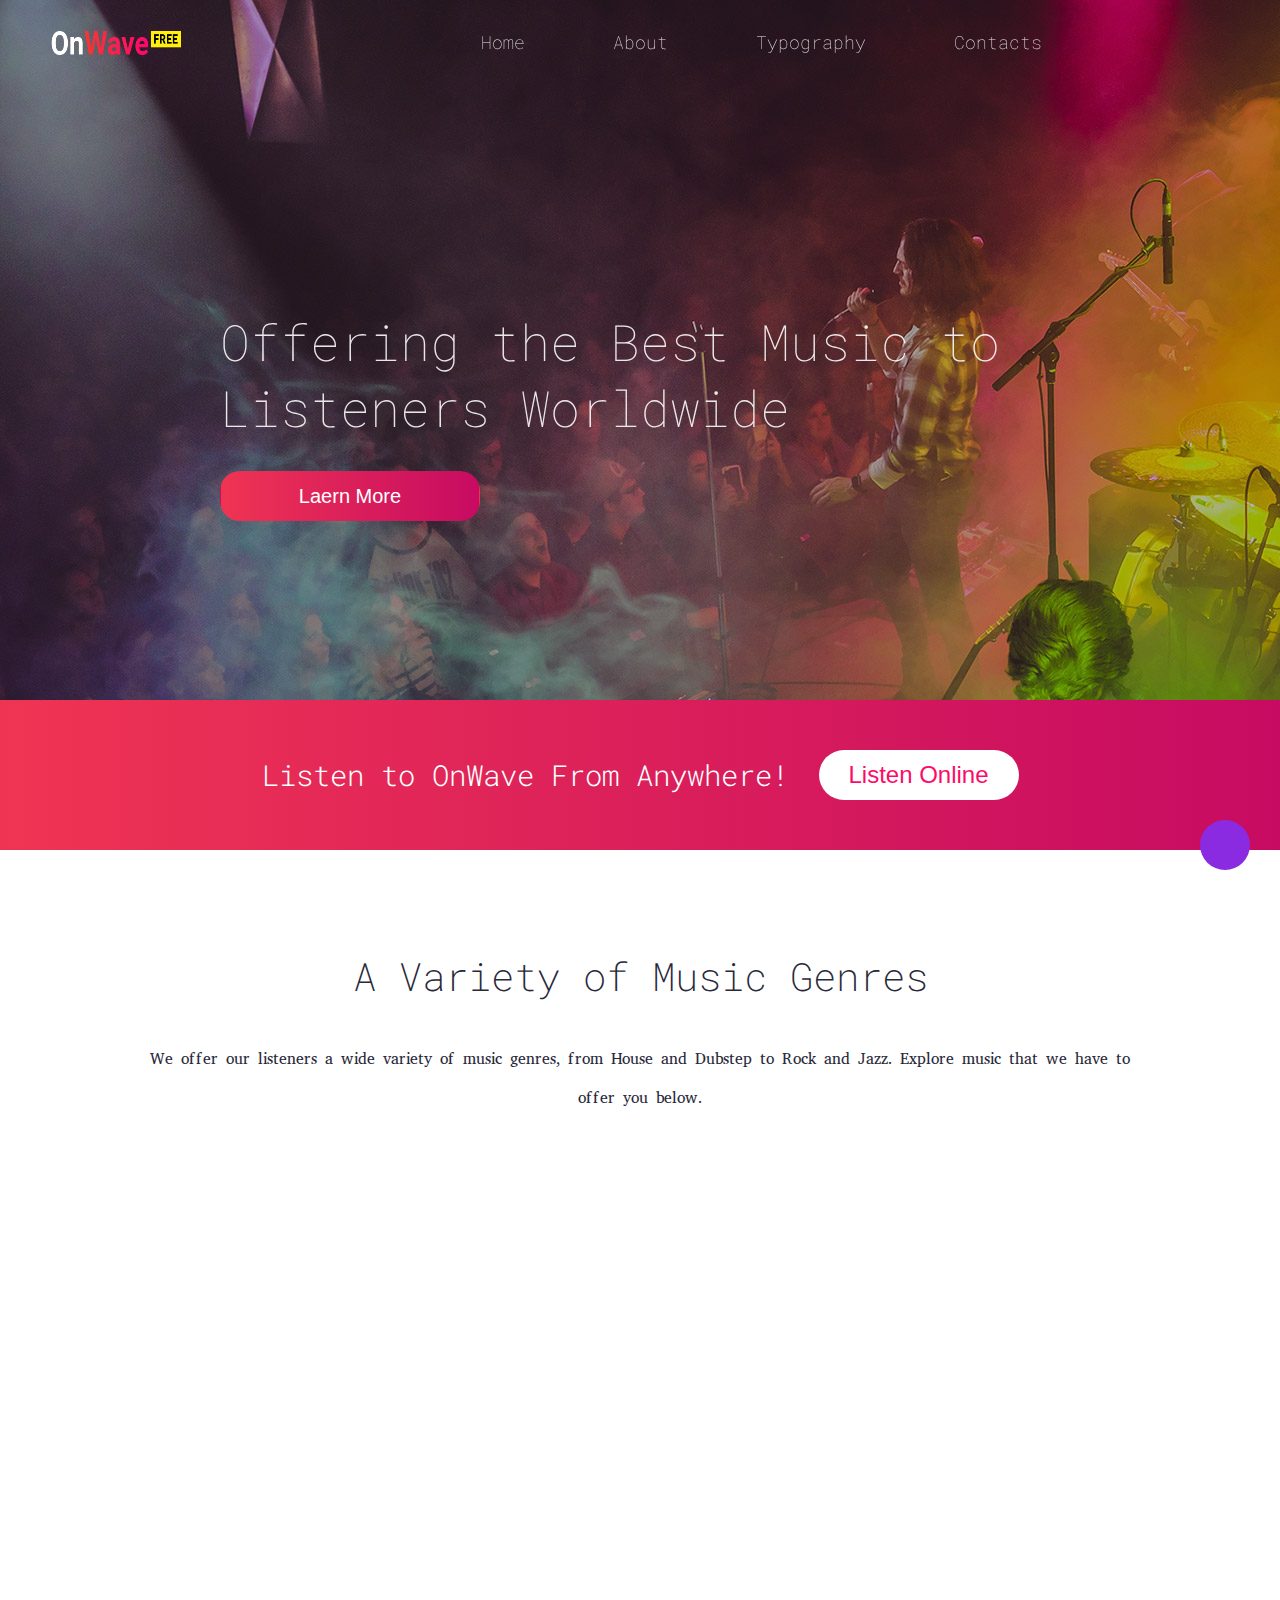
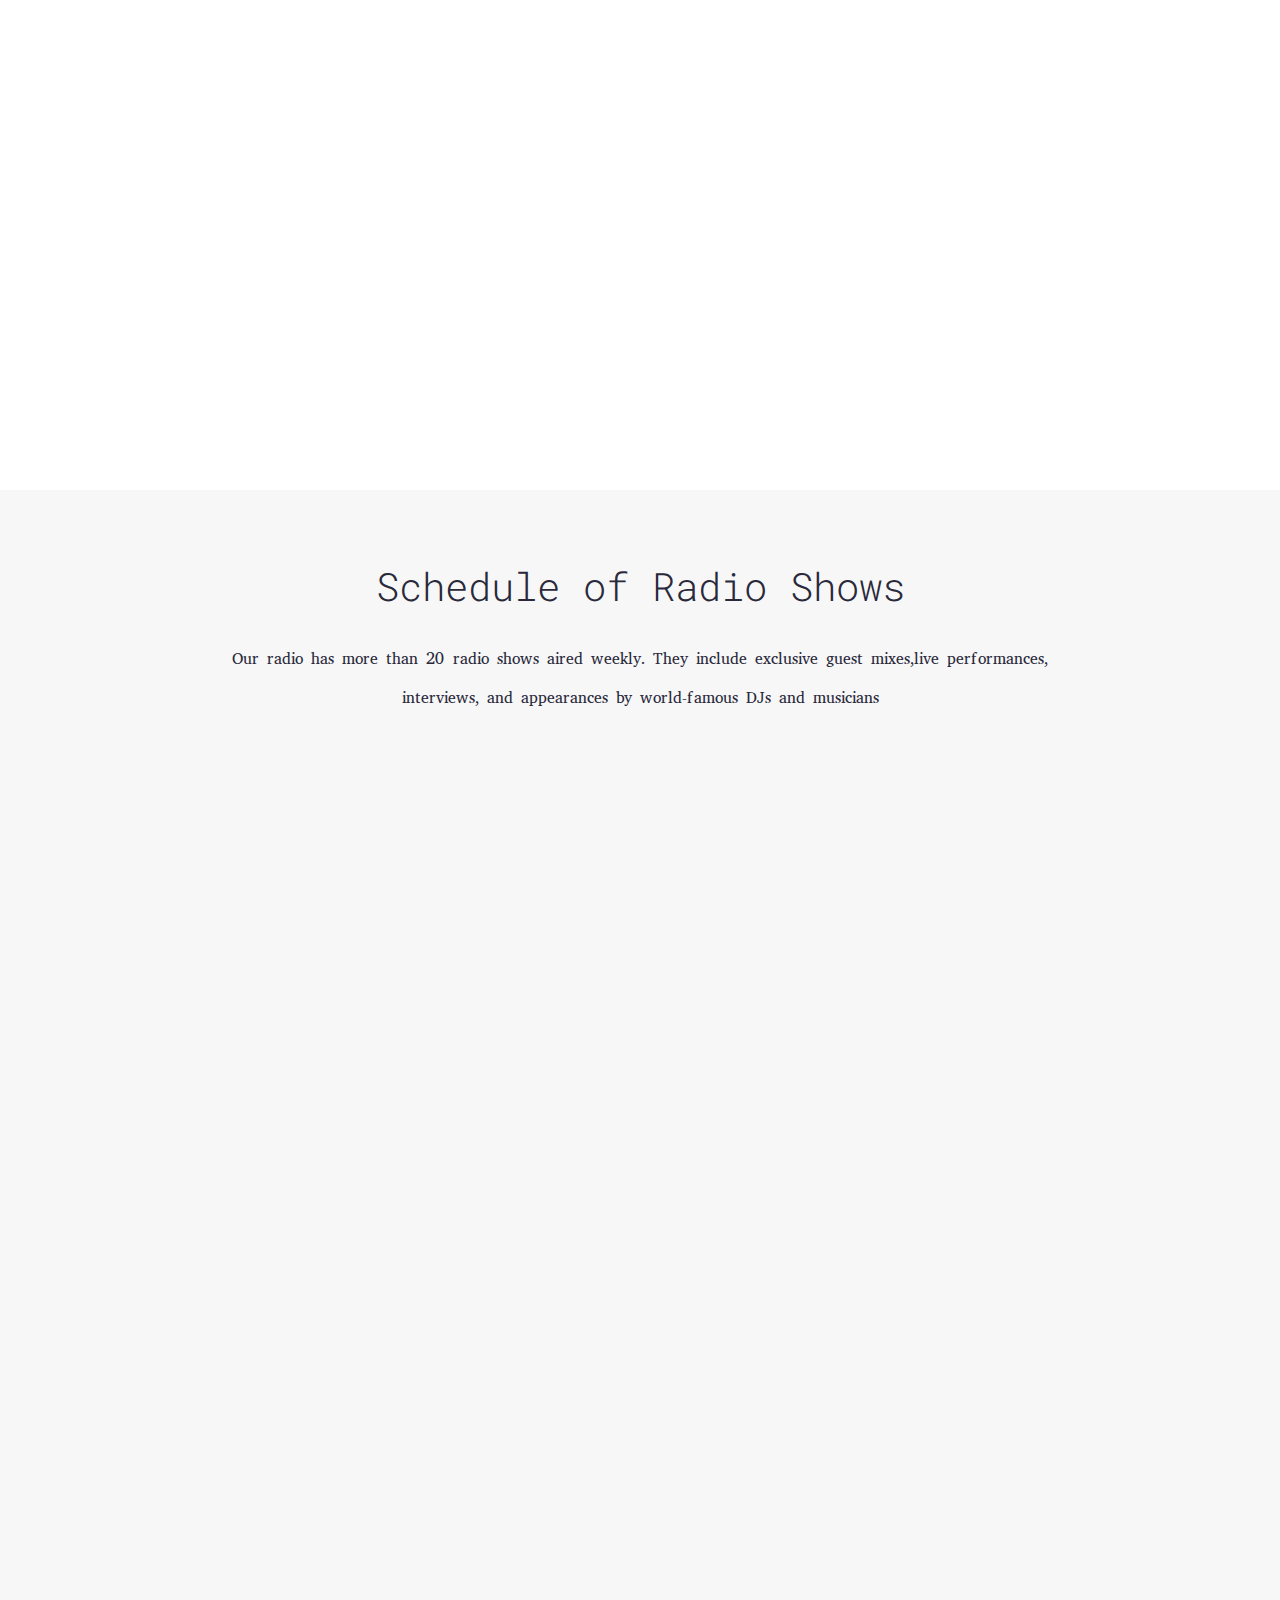
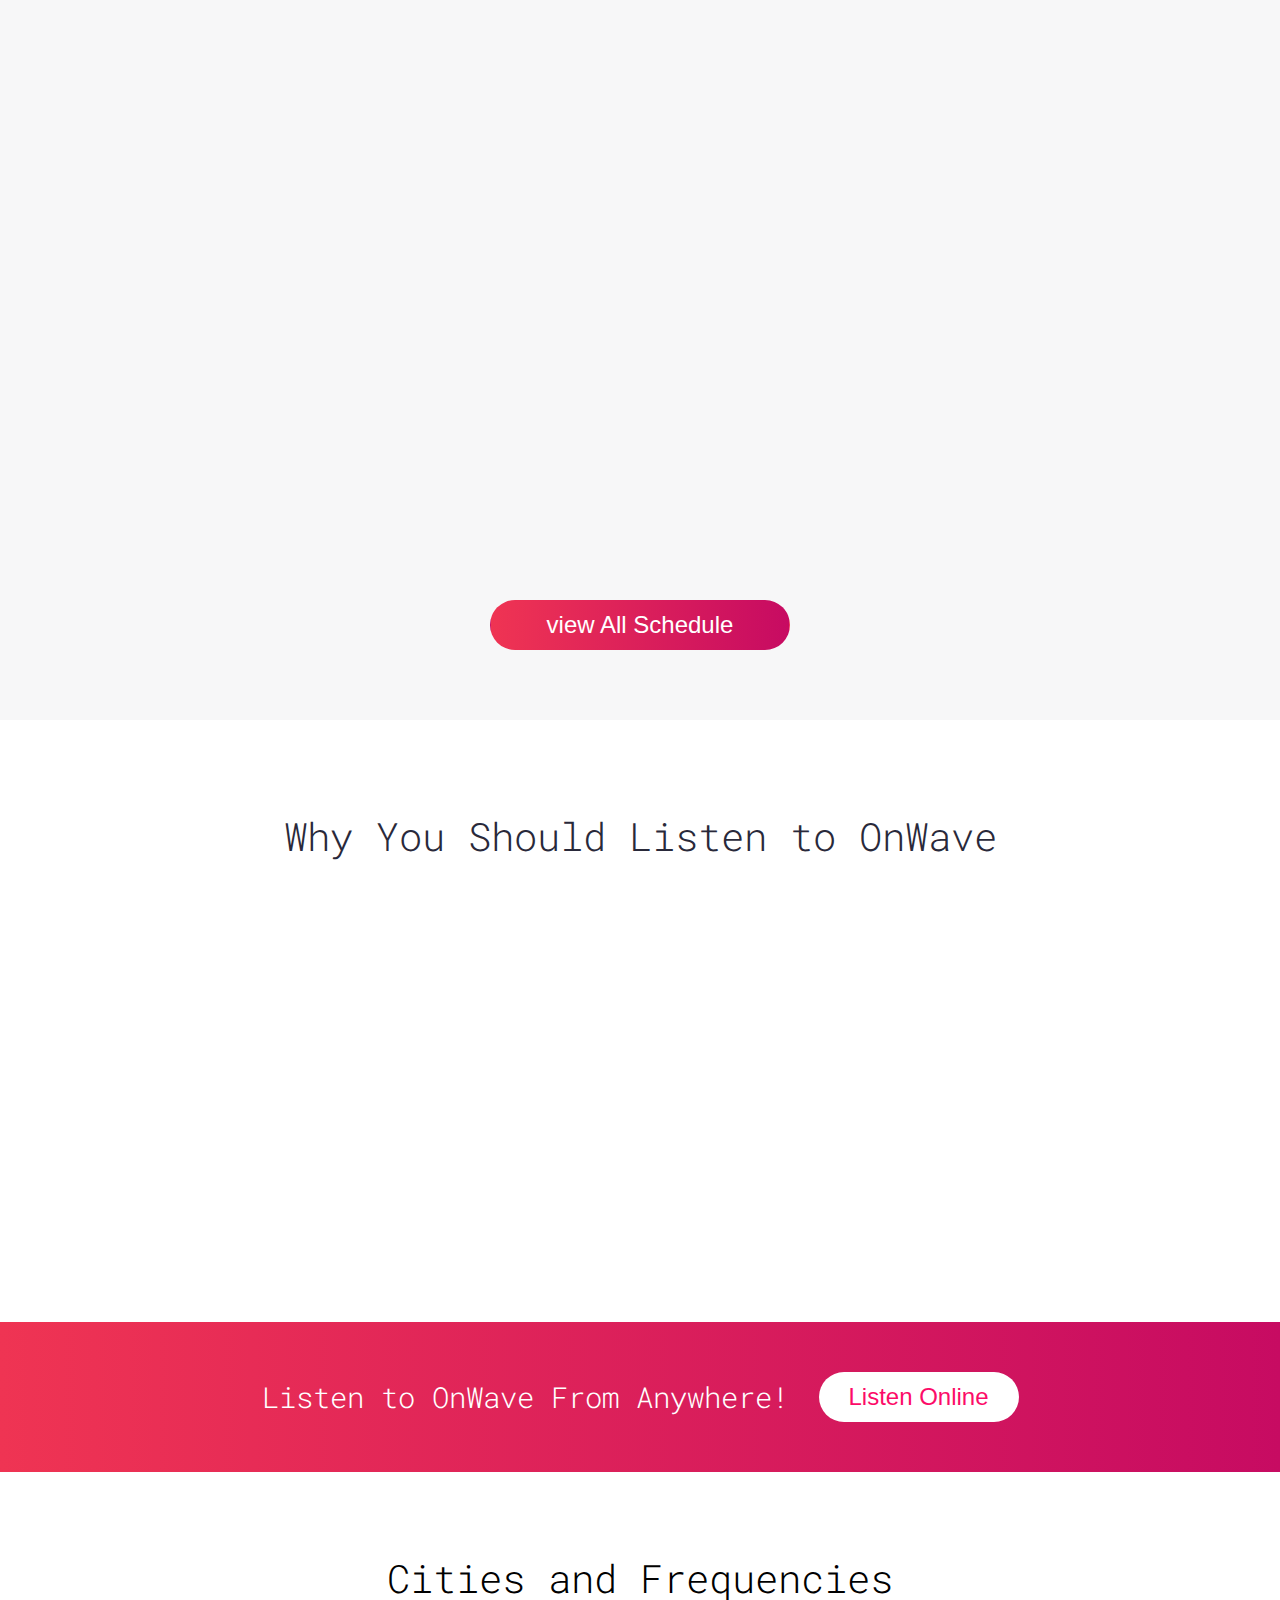
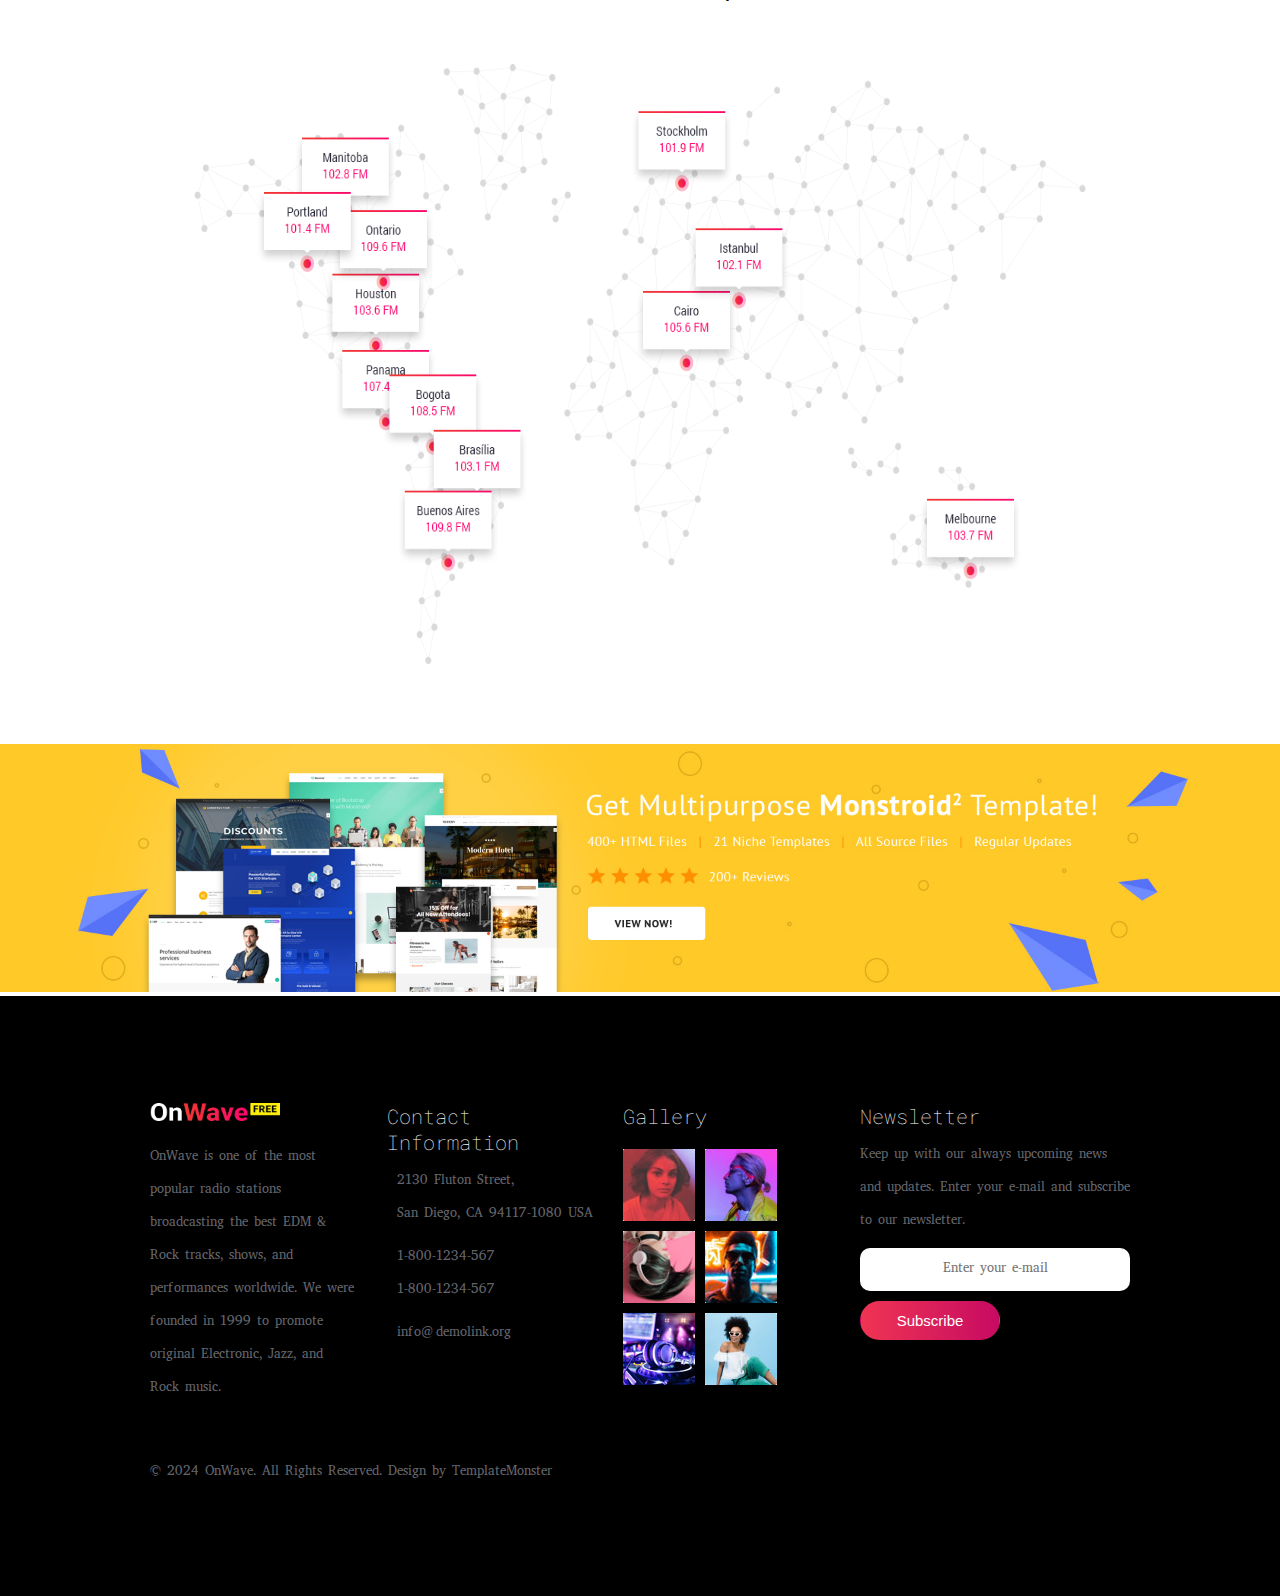
<file: index.html>
<!DOCTYPE html>
<html lang="en">
<head>
    <meta charset="UTF-8">
    <meta name="viewport" content="width=device-width, initial-scale=1.0">
    <title>Music Web Page</title>
    <link rel="stylesheet" href="../CSS/style.css">
    <link rel="stylesheet" href="https://cdnjs.cloudflare.com/ajax/libs/font-awesome/6.6.0/css/all.min.css" integrity="sha512-Kc323vGBEqzTmouAECnVceyQqyqdsSiqLQISBL29aUW4U/M7pSPA/gEUZQqv1cwx4OnYxTxve5UMg5GT6L4JJg==" crossorigin="anonymous" referrerpolicy="no-referrer" />
</head>
<body>
    <div class="loader" id="loader"></div>
    <div id="notification" class="notification"></div>
    <!-- <p id="message" class="message">Result not found. Please try again!</p> -->
    <div class="parent">
        <div class="nav">
            <div class="icon1">
                <img src="../ASSETS/logo-302x44.png" alt="" height="24px">
            </div>
            <div class="lists">
                <ul>
                    <li><a href="./index.html" class="transition-link">Home</a></li>
                    <li><a href="./HTML/about.html" class="transition-link">About</a></li>
                    <li><a href="./HTML/typography.html" class="transition-link">Typography</a></li>
                    <li><a href="./HTML/contacts.html" class="transition-link">Contacts</a></li>
                    <i class="fa-solid fa-magnifying-glass" class="see" onclick="Saw()"></i>
                </ul>
            </div>
            <i class="fa-solid fa-bars" id="Bars" onclick="barsClick()"></i>
            <div class="search">
                <input type="text" placeholder="Search" id="searchInput">
                <i class="fa-solid fa-magnifying-glass" id="searchBtn" onclick="searchMe()"></i>
            </div>
        </div>
        <div class="home">
            <div class="icons2">
                <i class="fa-brands fa-facebook-f"></i>
                <i class="fa-brands fa-twitter"></i>
                <i class="fa-brands fa-square-instagram"></i>
                <i class="fa-brands fa-facebook-messenger"></i>
                <i class="fa-brands fa-linkedin-in"></i>
                <i class="fa-brands fa-snapchat"></i>
            </div>
            <div class="content1">
                <h1>Offering the Best Music to Listeners Worldwide</h1>
                <button>Laern More</button>
            </div>
        </div>
        <div class="content6">
            <h1>Listen to OnWave From Anywhere!</h1>
            <button>Listen Online</button>
        </div>
        <div class="content3">
            <h1>A Variety of Music Genres</h1>
            <p>We offer our listeners a wide variety of music genres, from House and Dubstep to Rock and Jazz. Explore music that we have to offer you below.</p>
            <div class="cards1">
                <div class="sub-card">
                    <img src="../ASSETS/1House.png" alt="">
                    <h3>House</h3>
                    <p>We pick the best House music for our listeners.</p>
                </div>
                <div class="sub-card">
                    <img src="../ASSETS/2Drumbass.png" alt="">
                    <h3>Drum & Bass</h3>
                    <p>Enjoy top-notch Liquid D&B and Neurofunk music on our radio.</p>
                </div>
                <div class="sub-card">
                    <img src="../ASSETS/3dubstep.png" alt="">
                    <h3>Dubstep</h3>
                    <p>Dozens of new Dubstep tracks are aired regularly on OnWave.</p>
                </div>
                <div class="sub-card">
                    <img src="../ASSETS/4trance.png" alt="">
                    <h3>Trance</h3>
                    <p>Our DJs broadcast various Trance tracks on onWave.</p>
                </div>
                <div class="sub-card">
                    <img src="./ASSETS/5breaks.png" alt="">
                    <h3>Breaks</h3>
                    <p>Listen to the top-notch Breaks selection on OnWave.</p>
                </div>
                <div class="sub-card">
                    <img src="./ASSETS/6techno.png" alt="">
                    <h3>Techno</h3>
                    <p>Discover all subgenres of legendary Techno on our radio.</p>
                </div>
                <div class="sub-card">
                    <img src="./ASSETS/7rock.png" alt="">
                    <h3>Rock</h3>
                    <p>Weekly concerts and rock exclusives - only on onWave.</p>
                </div>
                <div class="sub-card">
                    <img src="./ASSETS/8jazz.png" alt="">
                    <h3>Jazz</h3>
                    <p>We pick the best Jazz music for our listeners.</p>
                </div>
            </div>
        </div>
        <div class="content4">
            <h1>Schedule of Radio Shows</h1>
            <p>Our radio has more than 20 radio shows aired weekly. They include exclusive guest mixes,live
                performances, interviews, and appearances by world-famous DJs and musicians</p>
            <div class="cards2">
                <div class="sub-card2">
                    <div class="nav2">
                        <div class="con">
                            <p>by</p>
                            <p id="cv">Leona Burns</p>
                        </div>
                        <p>07:00am - 10:00am</p>
                    </div>
                    <img src="./ASSETS/blog1.jpeg" alt="">
                    <button>Program</button>
                    <h3>OnWave Morning Time with Leona Burns</h3>
                    <p>Leona Burns is ready to charge up your morning with great EDM & Rock music! Tune in to OnWave to get your dose of morning fun with trending hits and the latest news.</p>
                </div>
                <div class="sub-card2">
                    <div class="nav2">
                        <div class="con">
                            <p>by</p>
                            <p id="cv">Marth Ryna</p>
                        </div>
                        <p>10:00am - 12:00am</p>
                    </div>
                    <img src="./ASSETS/blog2.jpeg" alt="">
                    <button>Interview</button>
                    <h3>Up in the Air with Martha Ryna (Special Guest: Ray Johnson)</h3>
                    <p>On Saturday, Ray Johnson, a renowned DJ and musician will visit Martha Ryan’s show “Up in the Air” to answer some tricky questions about his career and personal life.</p>
                </div>
                <div class="sub-card2">
                    <div class="nav2">
                        <div class="con">
                            <p>by</p>
                            <p id="cv">Marth Ryna</p>
                        </div>
                        <p>12:00am - 03:00pm</p>
                    </div>
                    <img src="./ASSETS/blog3.jpg" alt="">
                    <button>Live</button>
                    <h3>Pixie Lott and The Rollers (Live at Rush Club, May 2018)</h3>
                    <p>This weekend’s live concert features an incredible performance by Pixie Lott and her group The Rollers at Rush Club in Seattle, WA, which took place on May 28, 2018.</p>
                </div>
            </div>
            <button>view All Schedule</button>
        </div>
        <div class="content5">
            <h1>Why You Should Listen to OnWave</h1>
            <div class="cards3">
                <div class="sub-card3">
                    <i class="fa-regular fa-star"></i>
                    <h3>Best Music Selection</h3>
                    <p>OnWave offers its listeners the best music in various styles, from electronic to rock music.</p>
                </div>
                <div class="sub-card3">
                    <i class="fa-regular fa-newspaper"></i>
                    <h3>Latest News</h3>
                    <p>Our hosts are always ready to share with you the latest regional and global news and updates.</p>
                </div>
                <div class="sub-card3">
                    <i class="fa-regular fa-sun"></i>
                    <h3>Available Everywhere</h3>
                    <p>You can listen to our radio both online and offline via any devices, gadgets or radios.</p>
                </div>
                <div class="sub-card3">
                    <i class="fa-solid fa-medal"></i>
                    <h3>Best DJ Shows</h3>
                    <p>OnWave regularly broadcasts shows from the best DJs in the world that play exclusive tracks for you.</p>
                </div>
            </div>
        </div>
        <div class="content6">
            <h1>Listen to OnWave From Anywhere!</h1>
            <button>Listen Online</button>
        </div>
        <div class="content7">
            <h1>Cities and Frequencies</h1>
            <img src="./ASSETS/cities-map-1182x661.png" alt="">
        </div>
        <img src="./ASSETS/monstroid_big_02.jpeg" alt="">
        <div class="footer">
            <div class="sub-footer">
                <div class="content8">
                    <img src="./ASSETS/logo-footer-360x52.png" alt="">
                    <p>OnWave is one of the most popular radio stations broadcasting the best EDM & Rock tracks, shows, and performances worldwide. We were founded in 1999 to promote original Electronic, Jazz, and Rock music.</p>
                </div>
                <div class="contact">
                    <h3>Contact Information</h3>
                    <div class="sub1">
                        <i class="fa-solid fa-location-dot"></i>
                        <div class="paras">
                            <p>2130 Fluton Street,</p>
                            <p>San Diego, CA 94117-1080 USA </p>
                        </div>
                    </div>
                    <div class="sub1">
                        <i class="fa-solid fa-phone"></i>
                        <div class="paras">
                            <p>1-800-1234-567</p>
                            <p>1-800-1234-567</p>
                        </div>
                    </div>
                    <div class="sub1">
                        <i class="fa-regular fa-envelope"></i>
                        <div class="paras">
                            <p>info@demolink.org</p>
                        </div>
                    </div>
                    <div class="icons3">
                        <i class="fa-brands fa-facebook-f"></i>
                        <i class="fa-brands fa-twitter"></i>
                        <i class="fa-brands fa-square-instagram"></i>
                        <i class="fa-brands fa-facebook-messenger"></i>
                        <i class="fa-brands fa-linkedin-in"></i>
                        <i class="fa-brands fa-snapchat"></i>
                    </div>
                </div>
                <div class="gallery">
                    <h3>Gallery</h3>
                    <div class="img-gallery">
                        <img src="./ASSETS/insta-gallery1.jpg" alt="">
                        <img src="./ASSETS/insta-gallery2.jpeg" alt="">
                        <img src="./ASSETS/insta-gallery3.jpg" alt="">
                        <img src="./ASSETS/insta-gallery4.jpeg" alt="">
                        <img src="./ASSETS/insta-gallery5.jpeg" alt="">
                        <img src="./ASSETS/insta-gallery6.jpg" alt="">
                    </div>
                </div>
                <div class="news">
                    <h3>Newsletter</h3>
                    <p>Keep up with our always upcoming news and updates. Enter your e-mail and subscribe to our newsletter.</p>
                    <input type="email" placeholder="Enter your e-mail" id="eye" required>
                    <button onclick="subscribe()" id="subscri">Subscribe</button>
                </div>
            </div>
            <p>© 2024 OnWave. All Rights Reserved. Design by TemplateMonster</p>
            <!-- <i class="fa-regular fa-message" id="message"></i> -->
            <i class="fa-regular fa-message" id="message" onclick="chatBox()" style="color: white; background-color: blueviolet;width: 50px; height: 50px; text-align: center; padding: 15px 10px; font-size: 25px; border-radius: 50%; position: fixed; bottom: 30px; right:30px;"></i>
        </div>
        <div class="chartCard" >
            <div class="live">
                <h1>Live Chat</h1>
                <div class="monster">
                    <img src="./ASSETS/good.png" height="70px" width="40px" alt="">
                    <div class="paragraph">
                        <p>monster Bot</p>
                        <h5>Hello!</h5>
                    </div>
                </div>
            </div>
            <div class="chatting">
                <i class="fa-regular fa-user"></i>
                <p>Have a question? Please fill in the form below, and our chat agent will gladly help you!</p>
                <div class="namePara">
                    <p>Name:</p>
                    <input type="text" placeholder="Enter your Name" required>
                </div>
                <div class="namePara2">
                    <p>E-mail:</p>
                    <input type="email" placeholder="Enter your E-mail" required>
                </div>
                <i class="fa-regular fa-paper-plane" id="send" onclick="sendRequest()"></i>
            </div>
            <h3 id="startChat" onclick="chatStart()">Start the chat</h3>
        </div>
    </div>



















    <script src="./JAVASCRIPT/script.js"></script>
</body>
</html>
</file>
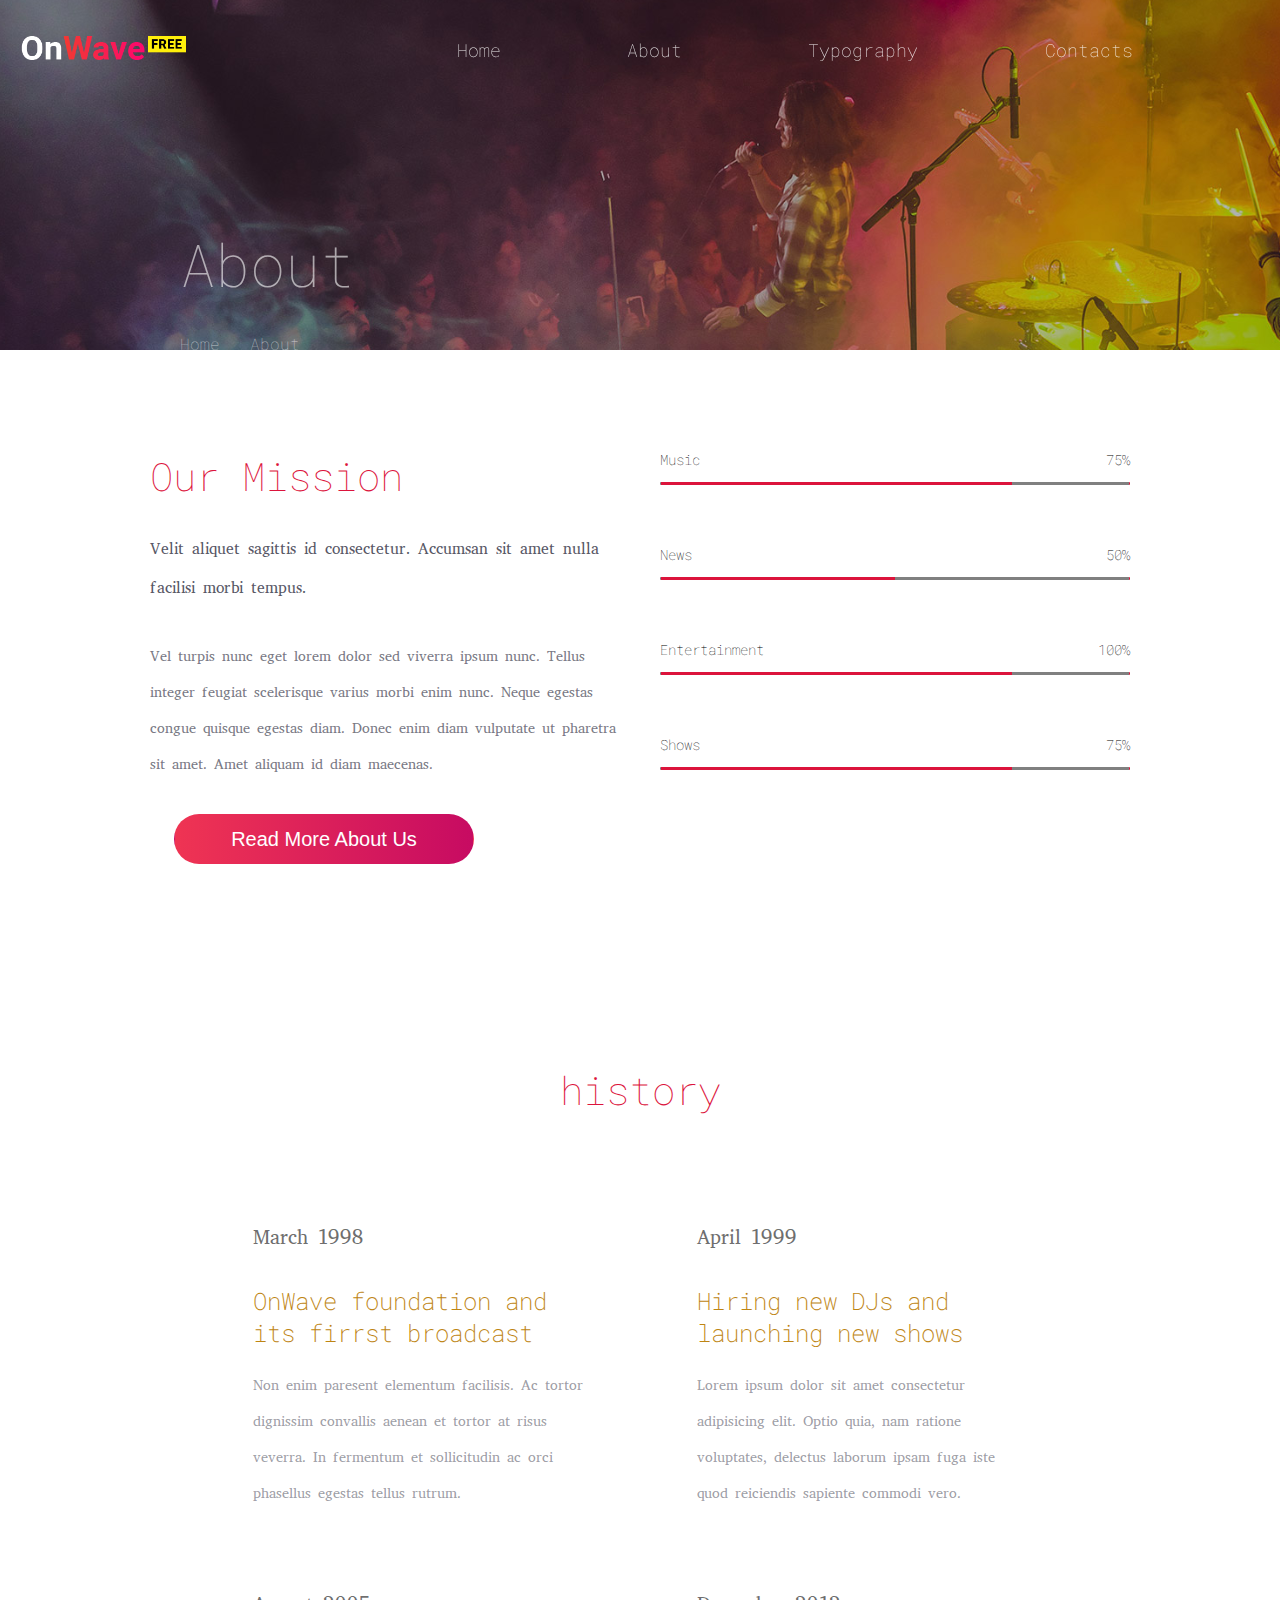
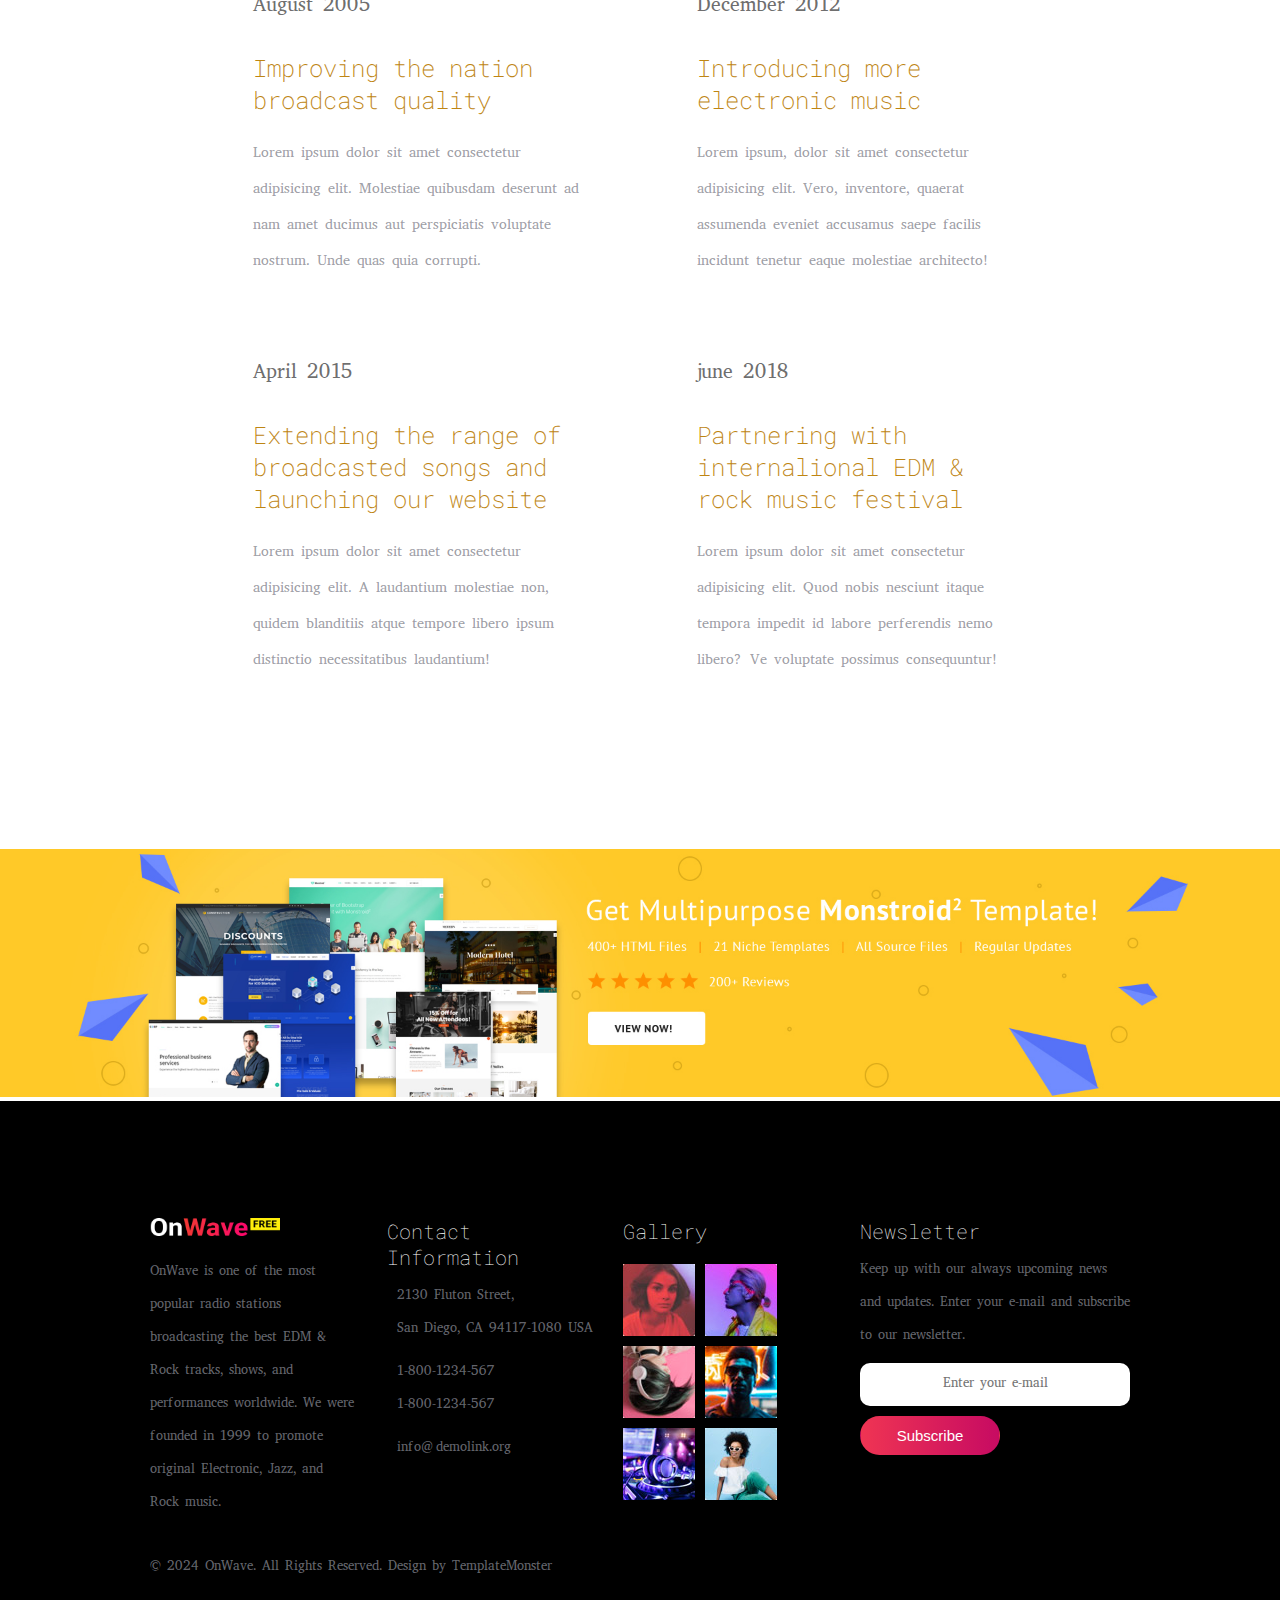
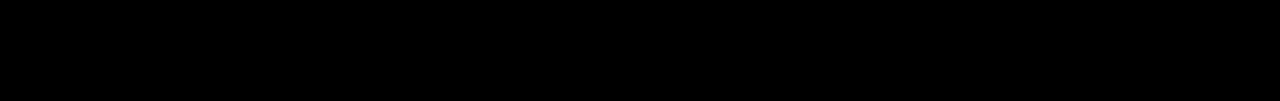
<file: HTML/about.html>
<!DOCTYPE html>
<html lang="en">
<head>
    <meta charset="UTF-8">
    <meta name="viewport" content="width=device-width, initial-scale=1.0">
    <title>AboutPage</title>
    <link rel="stylesheet" href="../CSS/about.css">
    <link rel="stylesheet" href="https://cdnjs.cloudflare.com/ajax/libs/font-awesome/6.6.0/css/all.min.css" integrity="sha512-Kc323vGBEqzTmouAECnVceyQqyqdsSiqLQISBL29aUW4U/M7pSPA/gEUZQqv1cwx4OnYxTxve5UMg5GT6L4JJg==" crossorigin="anonymous" referrerpolicy="no-referrer" />
</head>
<body>
    <div class="loader" id="loader"></div>
    <div class="parent">
        <div class="nav">
            <div class="icon1">
                <img src="../ASSETS/logo-302x44.png" alt="" height="24px">
            </div>
            <div class="lists">
                <ul>
                    <li><a href="../index.html" class="transition-link">Home</a></li>
                    <li><a href="./about.html" class="transition-link">About</a></li>
                    <li><a href="./typography.html" class="transition-link">Typography</a></li>
                    <li><a href="./contacts.html" class="transition-link">Contacts</a></li>
                </ul>
            </div>
            <i class="fa-solid fa-bars" id="Bars" onclick="barsClick()"></i>
        </div>
        <div class="home">
            <div class="content1">
                <p>About</p>
                <div class="cons">
                    <a href="../index.html" class="transition-link">Home</a>
                    <i class="fa-solid fa-chevron-right"></i>
                    <a href="./about.html" class="transition-link">About</a>
                </div>
            </div>
        </div>
        <div class="content2">
            <div class="ourMission">
                <h2>Our Mission</h2>
                <h4>Velit aliquet sagittis id consectetur. Accumsan sit amet nulla facilisi morbi tempus.</h4>
                <p>Vel turpis nunc eget lorem dolor sed viverra ipsum nunc. Tellus integer feugiat scelerisque varius morbi enim nunc. Neque egestas congue quisque egestas diam. Donec enim diam vulputate ut pharetra sit amet. Amet aliquam id diam maecenas.</p>
                <button>Read More About Us</button>
            </div>
            <div class="rates">
                <div class="rate2">
                    <div class="cons2">
                        <p>Music</p>
                        <p>75%</p>
                    </div>
                    <hr>
                </div>
                <div class="rate2">
                    <div class="cons2">
                        <p>News</p>
                        <p>50%</p>
                    </div>
                    <hr id="news">
                </div>
                <div class="rate2">
                    <div class="cons2">
                        <p>Entertainment</p>
                        <p>100%</p>
                    </div>
                    <hr id="Entertainment">
                </div>
                <div class="rate2">
                    <div class="cons2">
                        <p>Shows</p>
                        <p>75%</p>
                    </div>
                    <hr>
                </div>
            </div>
        </div>
        <div class="history">
            <h1>history</h1>
            <div class="cards">
                <div class="sub-card">
                    <h3>March 1998</h3>
                    <h5>OnWave foundation and its firrst broadcast</h5>
                    <p>Non enim paresent elementum facilisis. Ac tortor dignissim convallis aenean et tortor at risus veverra. In fermentum et sollicitudin ac orci phasellus egestas tellus rutrum.</p>
                </div>
                <div class="sub-card">
                    <h3>April 1999</h3>
                    <h5>Hiring new DJs and launching new shows</h5>
                    <p>Lorem ipsum dolor sit amet consectetur adipisicing elit. Optio quia, nam ratione voluptates, delectus laborum ipsam fuga iste quod reiciendis sapiente commodi vero.</p>
                </div>
                <div class="sub-card">
                    <h3>August 2005</h3>
                    <h5>Improving the nation broadcast quality</h5>
                    <p>Lorem ipsum dolor sit amet consectetur adipisicing elit. Molestiae quibusdam deserunt ad nam amet ducimus aut perspiciatis voluptate nostrum. Unde quas quia corrupti.</p>
                </div>
                <div class="sub-card">
                    <h3>December 2012</h3>
                    <h5>Introducing more electronic music</h5>
                    <p>Lorem ipsum, dolor sit amet consectetur adipisicing elit. Vero, inventore, quaerat assumenda eveniet accusamus saepe facilis incidunt tenetur eaque molestiae architecto!</p>
                </div>
                <div class="sub-card">
                    <h3>April 2015</h3>
                    <h5>Extending the range of broadcasted songs and launching our website</h5>
                    <p>Lorem ipsum dolor sit amet consectetur adipisicing elit. A laudantium molestiae non, quidem blanditiis atque tempore libero ipsum distinctio necessitatibus laudantium!</p>
                </div>
                <div class="sub-card">
                    <h3>june 2018</h3>
                    <h5>Partnering with internalional EDM & rock music festival</h5>
                    <p>Lorem ipsum dolor sit amet consectetur adipisicing elit. Quod nobis nesciunt itaque tempora impedit id labore perferendis nemo libero? Ve voluptate possimus consequuntur!</p>
                </div>
            </div>
        </div>
        <img src="../ASSETS/monstroid_big_02.jpeg" alt="">
        <div class="footer">
            <div class="sub-footer">
                <div class="content8">
                    <img src="../ASSETS/logo-footer-360x52.png" alt="">
                    <p>OnWave is one of the most popular radio stations broadcasting the best EDM & Rock tracks, shows, and performances worldwide. We were founded in 1999 to promote original Electronic, Jazz, and Rock music.</p>
                </div>
                <div class="contact">
                    <h3>Contact Information</h3>
                    <div class="sub1">
                        <i class="fa-solid fa-location-dot"></i>
                        <div class="paras">
                            <p>2130 Fluton Street,</p>
                            <p>San Diego, CA 94117-1080 USA </p>
                        </div>
                    </div>
                    <div class="sub1">
                        <i class="fa-solid fa-phone"></i>
                        <div class="paras">
                            <p>1-800-1234-567</p>
                            <p>1-800-1234-567</p>
                        </div>
                    </div>
                    <div class="sub1">
                        <i class="fa-regular fa-envelope"></i>
                        <div class="paras">
                            <p>info@demolink.org</p>
                        </div>
                    </div>
                    <div class="icons3">
                        <i class="fa-brands fa-facebook-f"></i>
                        <i class="fa-brands fa-twitter"></i>
                        <i class="fa-brands fa-square-instagram"></i>
                        <i class="fa-brands fa-facebook-messenger"></i>
                        <i class="fa-brands fa-linkedin-in"></i>
                        <i class="fa-brands fa-snapchat"></i>
                    </div>
                </div>
                <div class="gallery">
                    <h3>Gallery</h3>
                    <div class="img-gallery">
                        <img src="../ASSETS/insta-gallery1.jpg" alt="">
                        <img src="../ASSETS/insta-gallery2.jpeg" alt="">
                        <img src="../ASSETS/insta-gallery3.jpg" alt="">
                        <img src="../ASSETS/insta-gallery4.jpeg" alt="">
                        <img src="../ASSETS/insta-gallery5.jpeg" alt="">
                        <img src="../ASSETS/insta-gallery6.jpg" alt="">
                    </div>
                </div>
                <div class="news">
                    <h3>Newsletter</h3>
                    <p>Keep up with our always upcoming news and updates. Enter your e-mail and subscribe to our newsletter.</p>
                    <input type="email" placeholder="Enter your e-mail"  id="eye" required>
                    <button onclick="subscribe()" id="subscri">Subscribe</button>
                </div>
            </div>
            <p>© 2024 OnWave. All Rights Reserved. Design by TemplateMonster</p>
        </div>
    </div>








    <script src="../JAVASCRIPT/script.js"></script>
</body>
</html>
</file>
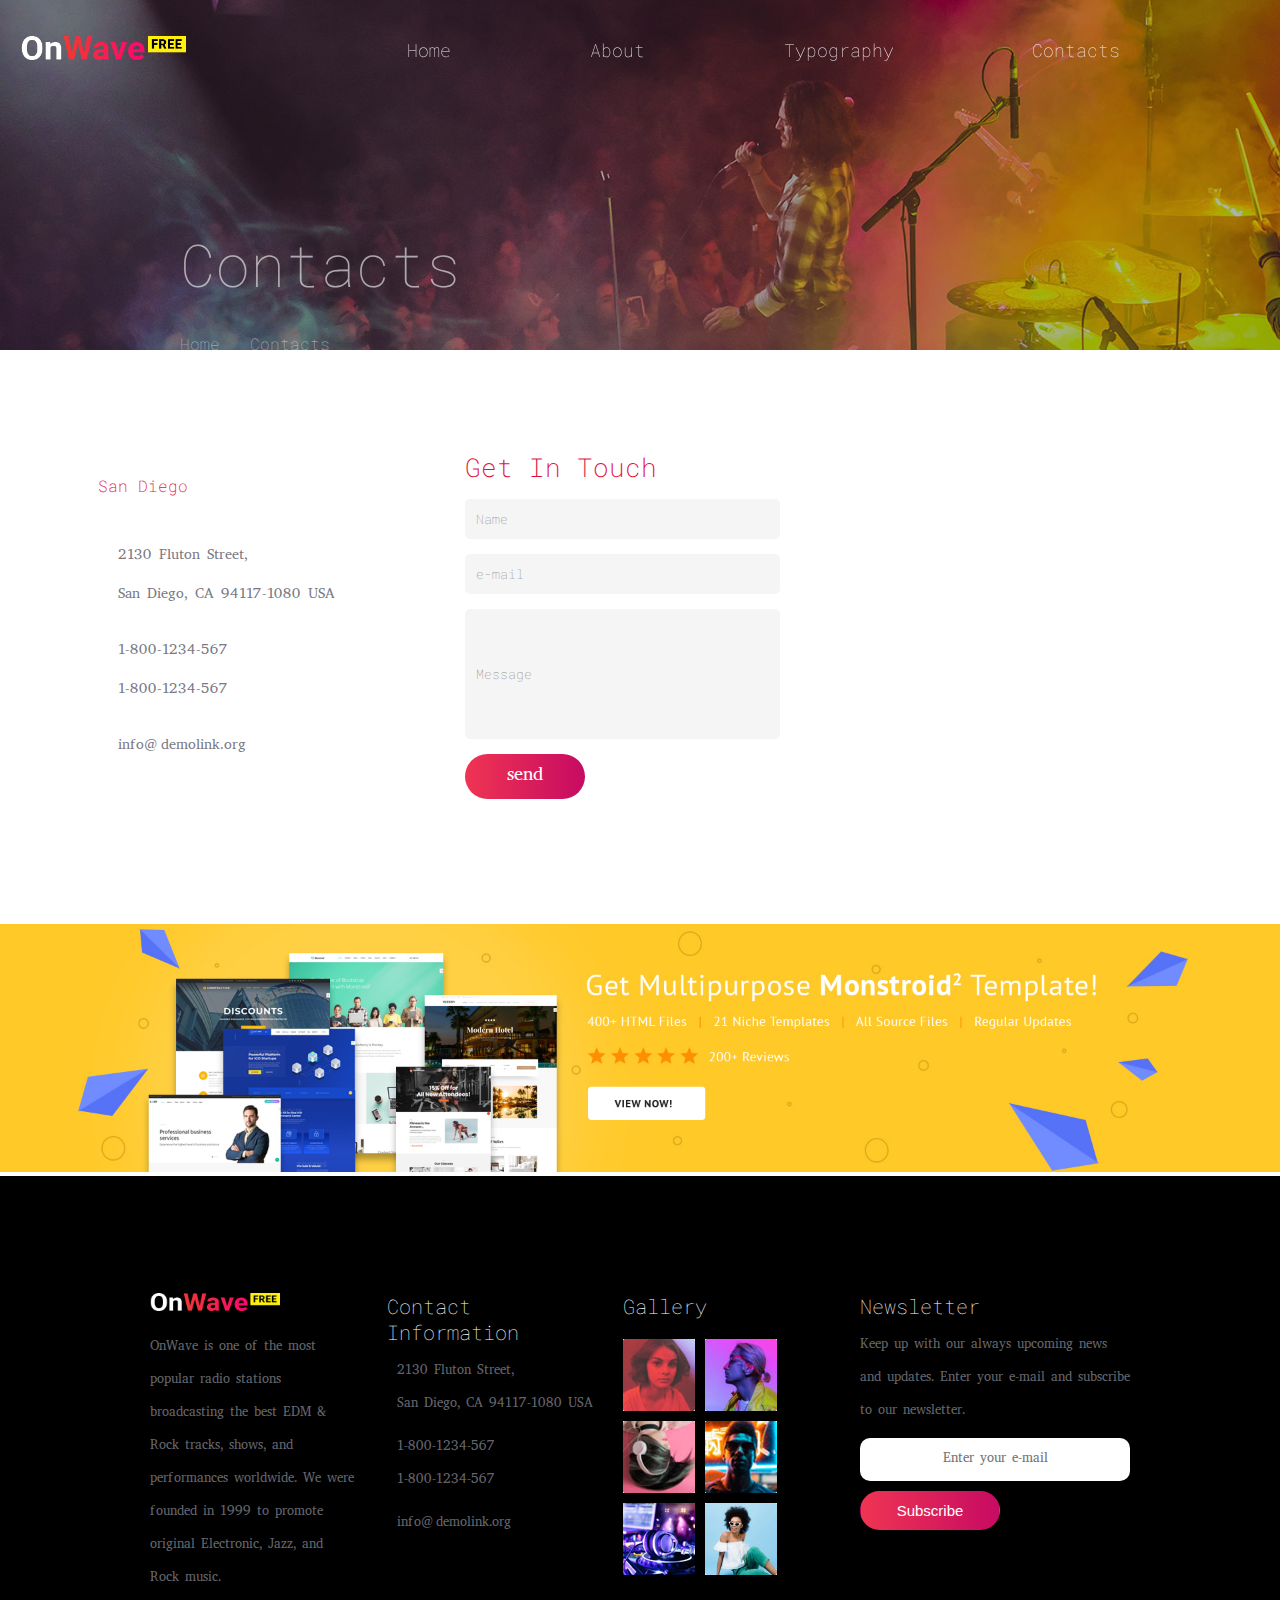
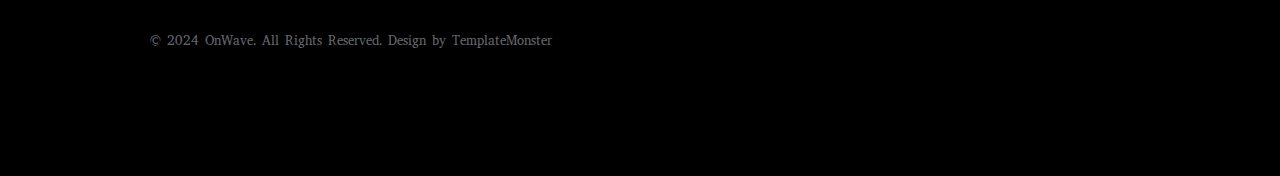
<file: HTML/contacts.html>
<!DOCTYPE html>
<html lang="en">
<head>
    <meta charset="UTF-8">
    <meta name="viewport" content="width=device-width, initial-scale=1.0">
    <title>ContactPage</title>
    <link rel="stylesheet" href="../CSS/contacts.css">
    <link rel="stylesheet" href="https://cdnjs.cloudflare.com/ajax/libs/font-awesome/6.6.0/css/all.min.css" integrity="sha512-Kc323vGBEqzTmouAECnVceyQqyqdsSiqLQISBL29aUW4U/M7pSPA/gEUZQqv1cwx4OnYxTxve5UMg5GT6L4JJg==" crossorigin="anonymous" referrerpolicy="no-referrer" />
</head>
<body>
    <div class="loader" id="loader"></div>
    <div class="parent">
        <div class="nav">
            <div class="icon1">
                <img src="../ASSETS/logo-302x44.png" alt="" height="24px">
            </div>
            <div class="lists">
                <ul>
                    <li><a href="../index.html" class="transition-link">Home</a></li>
                    <li><a href="./about.html" class="transition-link">About</a></li>
                    <li><a href="./typography.html" class="transition-link">Typography</a></li>
                    <li><a href="./contacts.html" class="transition-link">Contacts</a></li>
                </ul>
            </div>
            <i class="fa-solid fa-bars" id="Bars" onclick="barsClick()"></i>
        </div>
        <div class="home">
            <div class="content1">
                <p>Contacts</p>
                <div class="cons">
                    <a href="../index.html" class="transition-link">Home</a>
                    <i class="fa-solid fa-chevron-right"></i>
                    <a href="../HTML/contacts.html" class="transition-link">Contacts</a>
                </div>
            </div>
        </div>
        <div class="content2">
            <div class="address">
                <a href="">San Diego</a>
                <hr>
                <div class="sub1">
                    <i class="fa-solid fa-location-dot"></i>
                    <div class="paras">
                        <p>2130 Fluton Street,</p>
                        <p>San Diego, CA 94117-1080 USA </p>
                    </div>
                </div>
                <div class="sub1">
                    <i class="fa-solid fa-phone"></i>
                    <div class="paras">
                        <p>1-800-1234-567</p>
                        <p>1-800-1234-567</p>
                    </div>
                </div>
                <div class="sub1">
                    <i class="fa-regular fa-envelope"></i>
                    <div class="paras">
                        <p>info@demolink.org</p>
                    </div>
                </div>
                <div class="icons3">
                    <i class="fa-brands fa-facebook-f"></i>
                    <i class="fa-brands fa-twitter"></i>
                    <i class="fa-brands fa-square-instagram"></i>
                    <i class="fa-brands fa-facebook-messenger"></i>
                    <i class="fa-brands fa-linkedin-in"></i>
                    <i class="fa-brands fa-snapchat"></i>
                </div>
            </div>
            <div class="getInTouch">
                <h3>Get In Touch</h3>
                <input type="text" placeholder="Name">
                <input type="email" placeholder="e-mail">
                <input type="text" placeholder="Message" id="me">
                <button>send</button>
            </div>
            <div class="map">
                <iframe src="https://www.google.com/maps/embed?pb=!1m18!1m12!1m3!1d429163.5151599477!2d-117.73288535200003!3d32.82300512197554!2m3!1f0!2f0!3f0!3m2!1i1024!2i768!4f13.1!3m3!1m2!1s0x80d9530fad921e4b%3A0xd3a21fdfd15df79!2sSan%20Diego%2C%20CA%2C%20USA!5e0!3m2!1sen!2sin!4v1727408708247!5m2!1sen!2sin" width="600" height="450" style="border:0;" allowfullscreen="" loading="lazy" referrerpolicy="no-referrer-when-downgrade"></iframe>
            </div>
        </div>
        <img src="../ASSETS/monstroid_big_02.jpeg" alt="">
        <div class="footer">
            <div class="sub-footer">
                <div class="content8">
                    <img src="../ASSETS/logo-footer-360x52.png" alt="">
                    <p>OnWave is one of the most popular radio stations broadcasting the best EDM & Rock tracks, shows, and performances worldwide. We were founded in 1999 to promote original Electronic, Jazz, and Rock music.</p>
                </div>
                <div class="contact">
                    <h3>Contact Information</h3>
                    <div class="sub1">
                        <i class="fa-solid fa-location-dot"></i>
                        <div class="paras">
                            <p>2130 Fluton Street,</p>
                            <p>San Diego, CA 94117-1080 USA </p>
                        </div>
                    </div>
                    <div class="sub1">
                        <i class="fa-solid fa-phone"></i>
                        <div class="paras">
                            <p>1-800-1234-567</p>
                            <p>1-800-1234-567</p>
                        </div>
                    </div>
                    <div class="sub1">
                        <i class="fa-regular fa-envelope"></i>
                        <div class="paras">
                            <p>info@demolink.org</p>
                        </div>
                    </div>
                    <div class="icons3">
                        <i class="fa-brands fa-facebook-f"></i>
                        <i class="fa-brands fa-twitter"></i>
                        <i class="fa-brands fa-square-instagram"></i>
                        <i class="fa-brands fa-facebook-messenger"></i>
                        <i class="fa-brands fa-linkedin-in"></i>
                        <i class="fa-brands fa-snapchat"></i>
                    </div>
                </div>
                <div class="gallery">
                    <h3>Gallery</h3>
                    <div class="img-gallery">
                        <img src="../ASSETS/insta-gallery1.jpg" alt="">
                        <img src="../ASSETS/insta-gallery2.jpeg" alt="">
                        <img src="../ASSETS/insta-gallery3.jpg" alt="">
                        <img src="../ASSETS/insta-gallery4.jpeg" alt="">
                        <img src="../ASSETS/insta-gallery5.jpeg" alt="">
                        <img src="../ASSETS/insta-gallery6.jpg" alt="">
                    </div>
                </div>
                <div class="news">
                    <h3>Newsletter</h3>
                    <p>Keep up with our always upcoming news and updates. Enter your e-mail and subscribe to our newsletter.</p>
                    <input type="email" placeholder="Enter your e-mail" id="eye" required>
                    <button onclick="subscribe()" id="subscri">Subscribe</button>
                </div>
            </div>
            <p>© 2024 OnWave. All Rights Reserved. Design by TemplateMonster</p>
        </div>
    </div>




    <script src="../JAVASCRIPT/script.js"></script>
</body>
</html>
</file>
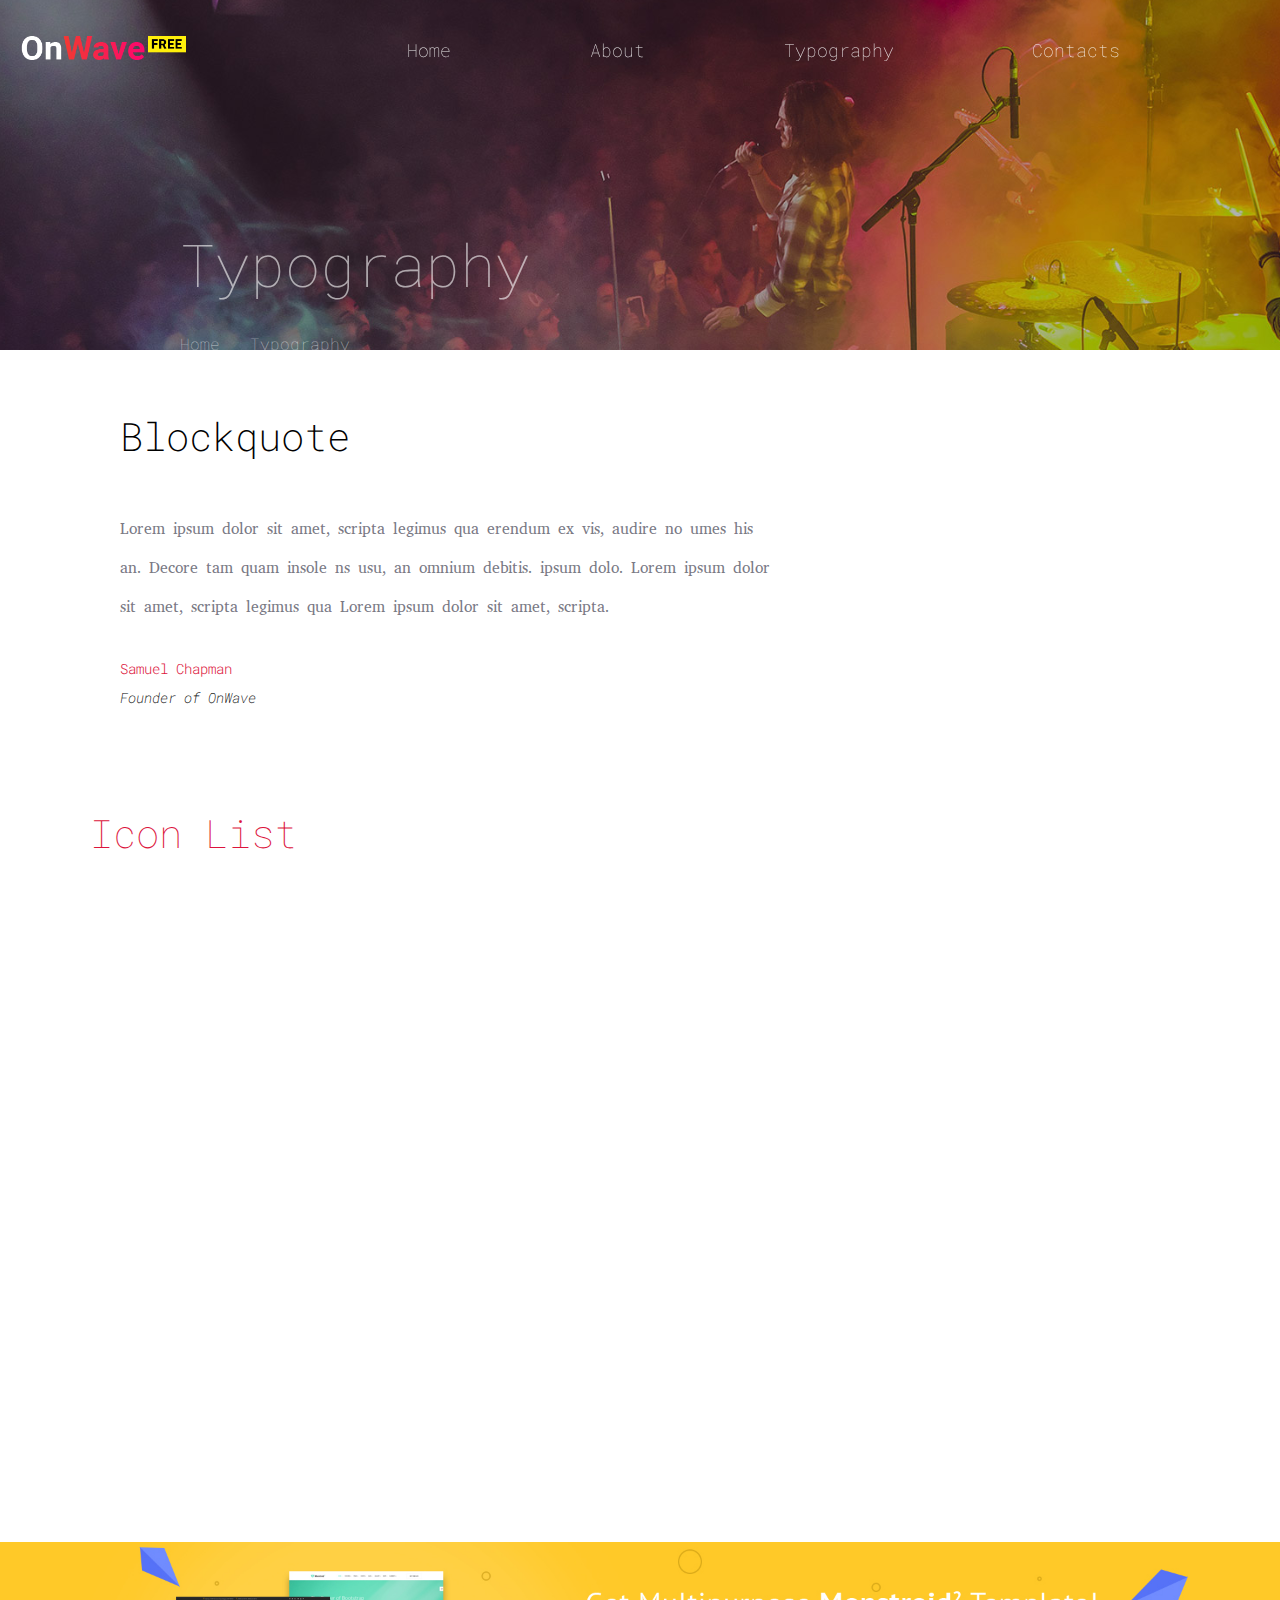
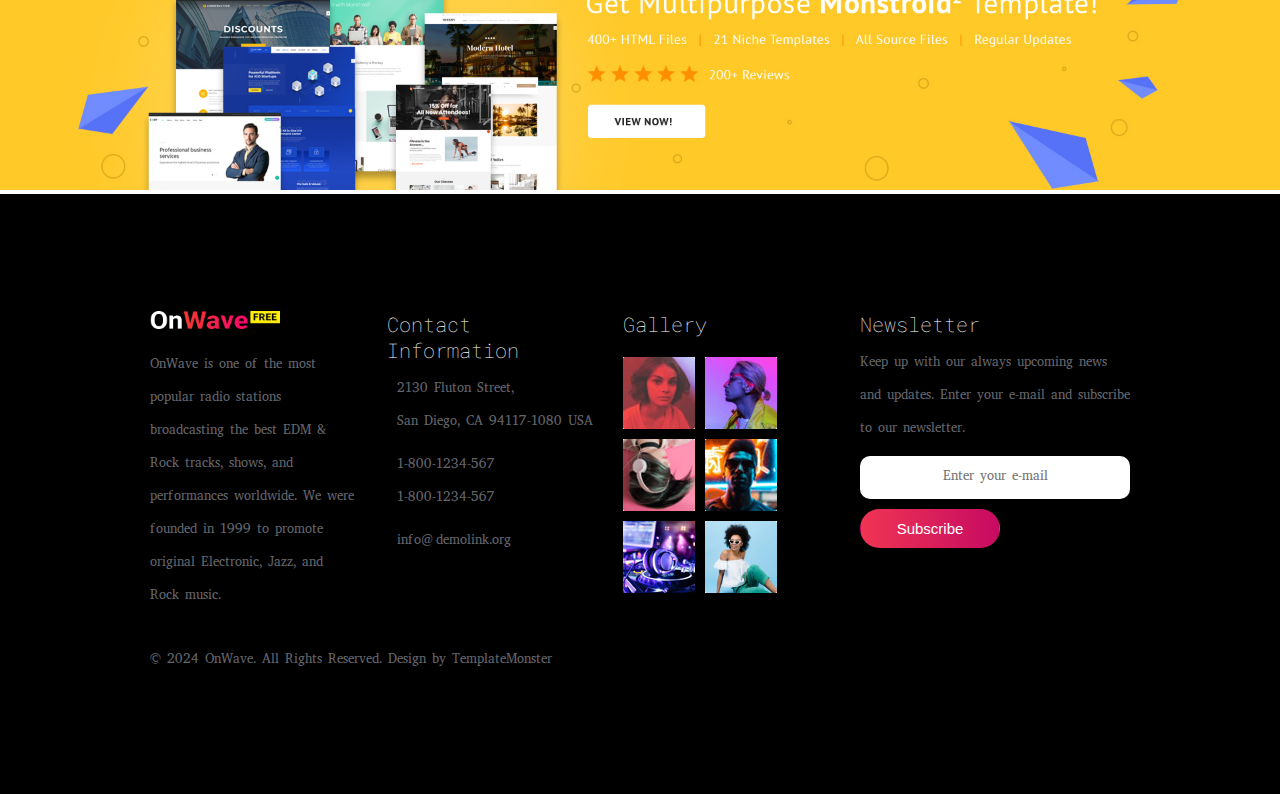
<file: HTML/typography.html>
<!DOCTYPE html>
<html lang="en">
<head>
    <meta charset="UTF-8">
    <meta name="viewport" content="width=device-width, initial-scale=1.0">
    <title>TypographyPage</title>
    <link rel="stylesheet" href="../CSS/typrography.css">
    <link rel="stylesheet" href="https://cdnjs.cloudflare.com/ajax/libs/font-awesome/6.6.0/css/all.min.css" integrity="sha512-Kc323vGBEqzTmouAECnVceyQqyqdsSiqLQISBL29aUW4U/M7pSPA/gEUZQqv1cwx4OnYxTxve5UMg5GT6L4JJg==" crossorigin="anonymous" referrerpolicy="no-referrer" />
</head>
<body>
    <div class="loader" id="loader"></div>
    <div class="parent">
        <div class="nav">
            <div class="icon1">
                <img src="../ASSETS/logo-302x44.png" alt="" height="24px">
            </div>
            <div class="lists">
                <ul>
                    <li><a href="../index.html" class="transition-link">Home</a></li>
                    <li><a href="./about.html" class="transition-link">About</a></li>
                    <li><a href="./typography.html" class="transition-link">Typography</a></li>
                    <li><a href="./contacts.html" class="transition-link">Contacts</a></li>
                </ul>
            </div>
            <i class="fa-solid fa-bars" id="Bars" onclick="barsClick()"></i>
        </div>
        <div class="home">
            <div class="content1">
                <p>Typography</p>
                <div class="cons">
                    <a href="../index.html" class="transition-link">Home</a>
                    <i class="fa-solid fa-chevron-right"></i>
                    <a href="./typography.html" class="transition-link">Typography</a>
                </div>
            </div>
        </div>
        <div class="content2">
            <h2>Blockquote</h2>
            <div class="content3">
                <i class="fa-solid fa-quote-left"></i>
                <p>Lorem ipsum dolor sit amet, scripta legimus qua erendum ex vis, audire no umes his an. Decore tam quam insole ns usu, an omnium debitis. ipsum dolo. Lorem ipsum dolor sit amet, scripta legimus qua Lorem ipsum dolor sit amet, scripta.</p>
            </div>
            <div class="cons3">
                <a href="">Samuel Chapman</a>
                <i>Founder of OnWave</i>
            </div>
        </div>
        <div class="content4">
            <h1>Icon List</h1>
            <div class="cards">
                <div class="sub-card">
                    <div class="elements">
                        <img src="../ASSETS/1House.png" alt="">
                        <h3>House</h3>
                    </div>
                    <p>Facilisi etiam dignissim diam quis enim. Eget sit amet tellus cras adipiscing enim eu turpis.</p>
                </div>
                <div class="sub-card">
                    <div class="elements">
                        <img src="../ASSETS/2Drumbass.png" alt="">
                        <h3>Drum & Bass</h3>
                    </div>
                    <p>Consectetur adipiscing elit duis tristique sollicitudin. Non curabitur gravida dignissim.</p>
                </div>
                <div class="sub-card">
                    <div class="elements">
                        <img src="../ASSETS/3dubstep.png" alt="">
                        <h3>Dubstep</h3>
                    </div>
                    <p>Ei sumo eruditi sadipscing nec, scripta philosophia epicurei ut eam. Duo fastidii platonem</p>
                </div>
                <div class="sub-card">
                    <div class="elements">
                        <img src="../ASSETS/4trance.png" alt="">
                        <h3>Trance</h3>
                    </div>
                    <p>Et ligula ullamcorper malesuada proin libero. Nec tincidunt praesent semper feugiat nibh proin.</p>
                </div>
            </div>
        </div>
        <img src="../ASSETS/monstroid_big_02.jpeg" alt="">
        <div class="footer">
            <div class="sub-footer">
                <div class="content8">
                    <img src="../ASSETS/logo-footer-360x52.png" alt="">
                    <p>OnWave is one of the most popular radio stations broadcasting the best EDM & Rock tracks, shows, and performances worldwide. We were founded in 1999 to promote original Electronic, Jazz, and Rock music.</p>
                </div>
                <div class="contact">
                    <h3>Contact Information</h3>
                    <div class="sub1">
                        <i class="fa-solid fa-location-dot"></i>
                        <div class="paras">
                            <p>2130 Fluton Street,</p>
                            <p>San Diego, CA 94117-1080 USA </p>
                        </div>
                    </div>
                    <div class="sub1">
                        <i class="fa-solid fa-phone"></i>
                        <div class="paras">
                            <p>1-800-1234-567</p>
                            <p>1-800-1234-567</p>
                        </div>
                    </div>
                    <div class="sub1">
                        <i class="fa-regular fa-envelope"></i>
                        <div class="paras">
                            <p>info@demolink.org</p>
                        </div>
                    </div>
                    <div class="icons3">
                        <i class="fa-brands fa-facebook-f"></i>
                        <i class="fa-brands fa-twitter"></i>
                        <i class="fa-brands fa-square-instagram"></i>
                        <i class="fa-brands fa-facebook-messenger"></i>
                        <i class="fa-brands fa-linkedin-in"></i>
                        <i class="fa-brands fa-snapchat"></i>
                    </div>
                </div>
                <div class="gallery">
                    <h3>Gallery</h3>
                    <div class="img-gallery">
                        <img src="../ASSETS/insta-gallery1.jpg" alt="">
                        <img src="../ASSETS/insta-gallery2.jpeg" alt="">
                        <img src="../ASSETS/insta-gallery3.jpg" alt="">
                        <img src="../ASSETS/insta-gallery4.jpeg" alt="">
                        <img src="../ASSETS/insta-gallery5.jpeg" alt="">
                        <img src="../ASSETS/insta-gallery6.jpg" alt="">
                    </div>
                </div>
                <div class="news">
                    <h3>Newsletter</h3>
                    <p>Keep up with our always upcoming news and updates. Enter your e-mail and subscribe to our newsletter.</p>
                    <input type="email" placeholder="Enter your e-mail" id="eye" required>
                    <button onclick="subscribe()" id="subscri">Subscribe</button>
                </div>
            </div>
            <p>© 2024 OnWave. All Rights Reserved. Design by TemplateMonster</p>
        </div>
    </div>


    <script src="../JAVASCRIPT/script.js"></script>
</body>
</html>
</file>
<file: CSS/style.css>
@import url('https://fonts.googleapis.com/css2?family=Roboto+Mono:ital,wght@0,100..700;1,100..700&display=swap');

@import url('https://fonts.googleapis.com/css2?family=Peddana&display=swap');
*{
    margin: 0;
    padding: 0;
    box-sizing: border-box;
    font-family: "Roboto Mono", monospace;
    font-weight: 100;
    /* font-family: 'Lucida Sans', 'Lucida Sans Regular', 'Lucida Grande', 'Lucida Sans Unicode', Geneva, Verdana, sans-serif; */
}
.notification {
    font-size: 16px;
    font-weight: 400;
    color: #000;
    position: fixed;
    left: 100px;
    bottom: 100px;
    background-color: white;
    padding: 10px;
    border: 1px solid #ccc;
    border-radius: 10px;
    display: none; /* Hidden by default */
}
.loader{
    border: 3px solid #f3f3f3; /* Light grey border */
    border-top: 3px solid crimson; /* Blue border at the top */
    border-radius: 50%;
    width: 40px;
    height: 40px;
    animation: spin 0.5s linear infinite; /* Spinning animation */
    position: fixed; /* Stay fixed in the center of the screen */
    top: 50%;
    left: 50%;
    transform: translate(-50%, -50%);
    display: none; /* Hidden by default */
    z-index: 9999; /* Make sure it stays on top of other elements */
}
  /* Keyframes for spinning */
@keyframes spin{
    0% { transform: rotate(0deg); }
    100% { transform: rotate(360deg); }
}
body {
    opacity: 1;
    transition: opacity 3s ease-in-out; /* Adjust the transition time */
}
/* Fade-out effect when leaving */
body.fade-out {
    opacity: 0;
}
/* .message {
    color: red;
    background-color: black;
    border-radius: 10px;
    z-index: 1;
    padding: 5px 10px;
    height: max-content;
    width: 20%;
    text-align: center;
    font-weight: 300;
    font-size: 1.5em;
    display: none;
    position: fixed;
    top: 50%;
    left: 50%;
    transform: translate(-50%, -50%);
} */
.parent .nav{
    display: flex;
    justify-content: space-between;
    align-items: center;
    padding: 40px 20px;
    background: transparent;
    border: 1px solid transparent;
    position: fixed;
    width: 100%;
    height: 100px;
    z-index: 1;
}
.nav.nav-colored{
    background-color:#000;
}
.parent .nav .icon1 img{
    position: absolute;
    left: 50px;
    top: 30px;
    width: 130px;
}
.parent .nav .lists{
    width: 900px;
}
.parent .nav .lists ul{
    display: flex;
    justify-content: space-evenly;
    list-style-type: none;
}
.parent .nav .lists ul a{
    text-decoration: none;
    color: rgba(255, 255, 255, 0.892);
    font-size: 18px;
}
.parent .nav .lists ul a:hover{
    border-bottom: 2px solid white;
    padding-bottom: 5px;
    cursor: pointer;
}
.parent .nav .lists ul i{
    color: rgba(255, 255, 255, 0.895);
    width: 40px;
    height: 40px;
}
.parent .nav .lists ul i:hover{
    width: 40px;
    height: 40px;
    display: flex;
    align-items: center;
    justify-content: center;
    background-color: tomato;
    border-radius: 50%;
    border: 1px solid transparent;
    cursor: pointer;
}
.parent .nav .search{
    width: 250px;
    height: 40px;
    border: 1px solid transparent;
    border-radius: 10px;
    padding: 5px 10px;
    background-color: #f7f7f8;
    position: absolute;
    top: 90px;
    right: 120px;
    display: none;
    justify-content: space-around;
    align-items: center;
    gap: 5px;
}
.parent .nav .search input{
    border: 1px solid transparent;
    width: 180px;
    height: 30px;
    padding: 3px 7px;
    margin: 0;
    outline: none;
    color: black;
    font-family: "Peddana", serif;
    font-weight: 500;
    font-size: 20px;
}
.parent .nav .search.active2{
    display: block;
}
.highlight {
    background-color: rgba(0, 0, 255, 0.76);
}


.parent .home{
    width: 100%;
    height: 100vh;
    display: flex;
    justify-content: left;
    gap: 50px;
    padding-left: 100px;
    padding-top: 100px;
    align-items: center;
    background-image: url(../ASSETS/bg-1-1920x1000.png);
}
.parent .home .icons2{
    width: 70px;
    height: 350px;
    display: flex;
    justify-content: space-evenly;
    flex-direction: column;
    color: rgba(255, 255, 255, 0.6);
}
.parent .home .icons2 i{
    font-size: 20px;
}
.parent .home .icons2 i:hover{
    color: white;
    cursor: pointer;
    transition: 200ms;
    transform: scale(1.2);
    transition-timing-function: ease-in-out;
}
.parent .home .content1{
    display: flex;
    flex-direction: column;
    gap: 30px;
    width: 800px;
    padding-top: 30px;
    
}
.parent .home .content1 h1{
    font-size: 50px;
    color: rgba(255, 255, 255, 0.892);
}
.parent .home .content1 button{
    width: 260px;
    height: 50px;
    background:linear-gradient(to right, rgb(239, 52, 83),rgb(199, 11, 98));
    border-radius: 20px;
    border: 1px solid transparent;
    color: white;
    font-size: 20px;
    font-family: 'Gill Sans', 'Gill Sans MT', Calibri, 'Trebuchet MS', sans-serif;
    font-weight: 300;
}
.parent .home .content1 button:hover{
    cursor: pointer;
    background:rgb(199, 11, 98);
}
.parent .content3{
    width: 100%;
    display: flex;
    flex-direction: column;
    align-items: center;
    justify-content: center;
    gap: 40px;
    padding-top: 100px;
}
.parent .content3 h1{
    font-size: 39px;
    font-weight: 200;
    color: #29293A;
    text-align: center;
}
.parent .content3 p{
    width: 1000px;
    text-align: center;
    font-family: "Peddana", serif;
    font-weight: 400;
    font-size: 24px;
    color: #29293A;
}
.parent .content3 .cards1{
    display: flex;
    flex-wrap: wrap;
    align-items: center;
    justify-content: center;
    gap: 40px;
    padding: 30px 100px;
}
.parent .content3 .cards1 .sub-card{
    display: flex;
    flex-direction: column;
    align-items: center;
    width: 250px;
    height: 230px;
    padding: 30px 30px;
    gap: 10px;
    background-color: #f7f7f8;
    box-shadow: rgba(0, 0, 0, 0.3) 0px 19px 38px, rgba(0, 0, 0, 0.22) 0px 15px 12px;


    opacity: 0;
    transform: translateX(-100%);
    transition: opacity 0.5s ease, transform 0.5s ease;

}

.sub-card.animate {
    animation: slideInFromLeft 0.9s ease-out forwards;
}

@keyframes slideInFromLeft {
    0% {
        opacity: 0;
        transform: translateX(-100%);
    }
    100% {
        opacity: 1;
        transform: translateX(0);
    }
}


.parent .content3 .cards1 .sub-card img{
    width: 59px;
    height: 65px;
    padding: 15px;
}
.parent .content3 .cards1 .sub-card h3{
    font-size: 20px;
    font-weight: 300;
    color: #29293A;
}
.parent .content3 .cards1 .sub-card p{
    width: 250px;
    font-size: 20px;
    padding: 20px 10px;
}
.parent .content4{
    width: 100%;
    padding: 70px 100px;
    margin-top: 100px;
    margin-bottom: 40px;
    background-color: #f7f7f8;
    display: flex;
    flex-wrap: wrap;
    /* flex-direction: column; */
    justify-content: space-evenly;
    align-items: center;
    gap: 30px;
}
.parent .content4 h1{
    font-weight: 300;
    font-size: 39px;
    color: #29293A;
}
.parent .content4 p{
    color: #29293A;
    font-family: "Peddana", serif;
    font-weight: 400;
    font-size: 24px;
    text-align: center;
    width: 900px;
}
.parent .content4 .cards2{
    width: 100%;
    display: flex;
    flex-direction: row;
    gap: 20px;
    align-items: center;
    justify-content: space-around;
}
.parent .content4 .cards2 .sub-card2{
    display: flex;
    flex-direction: column;
    justify-content: space-around;
    gap: 13px;
    background-color: white;
    border-radius: 10px;
    width: 400px;
    height: 700px;
    align-items: left;
    padding-top: 20px;
    padding-bottom: 40px;

    opacity: 0;
    transform: translateX(-100%);
    transition: opacity 0.5s ease, transform 0.5s ease;

}

.sub-card2.animate{
    animation: slideInFromLeft 0.9s ease-out forwards;
}

.parent .content4 .cards2 .sub-card2 .nav2{
    display: flex;
    flex-direction: row;
    justify-content: space-around;
    align-items: center;
    width: 100%;
    /* margin-left: 20px; */
}
.parent .content4 .cards2 .sub-card2 .nav2 p{
    font-size: 20px;
}
.parent .content4 .cards2 .sub-card2 .nav2 .con{
    display: flex;
    flex-direction: row;
    gap: 5px;
    width: 200px;

}
.parent .content4 .cards2 .sub-card2 .nav2 .con p{
    font-size: 20px;
}
.parent .content4 .cards2 .sub-card2 .nav2 .con #cv{
    color: #fC0B68;
    display: flex;
    flex-direction: row;
    width: max-content;
}
.parent .content4 .cards2 .sub-card2 .nav2 .con #cv:hover{
    text-decoration: underline;
    cursor: pointer;
}
.parent .content4 .cards2 .sub-card2 img{
    object-fit: contain;
}
.parent .content4 .cards2 .sub-card2 img:hover{
    cursor: pointer;
    /* background: rgba(255, 255, 255, 0.674); */
}
.parent .content4 .cards2 .sub-card2 button{
    width: max-content;
    height: 30px;
    background:linear-gradient(to right, rgb(239, 52, 83),rgb(199, 11, 98));
    border-radius: 10px;
    border: 1px solid transparent;
    color: white;
    font-size: 16px;
    font-family: 'Gill Sans', 'Gill Sans MT', Calibri, 'Trebuchet MS', sans-serif;
    font-weight: 300;
    padding:10px 10px;
    display: flex;
    align-items: center;
    justify-content: center;
    margin-left: 24px;
}
.parent .content4 .cards2 .sub-card2 button:hover{
    background: rgb(199, 11, 98);
    cursor: pointer;
}
.parent .content4 .cards2 .sub-card2 h3{
    color: #fC0B68;
    font-size: 18px;
    font-weight: 300;
    margin-left: 20px;
    margin-right: 20px;
}
.parent .content4 .cards2 .sub-card2 h3:hover{
    text-decoration: underline;
    cursor: pointer;
}
.parent .content4 .cards2 .sub-card2 p{
    font-size: 20px;
    color: #29293A;
    font-weight: 200;
    margin-left: 20px;
    margin-top: 20px;
    width: 330px;
}
.parent .content4 button{
    width: 300px;
    height: 50px;
    background:linear-gradient(to right, rgb(239, 52, 83),rgb(199, 11, 98));
    border-radius: 50px;
    border: 1px solid transparent;
    color: white;
    font-size: 24px;
    font-family: 'Gill Sans', 'Gill Sans MT', Calibri, 'Trebuchet MS', sans-serif;
    font-weight: 300;
}
.parent .content4 button:hover{
    background: rgb(199, 11, 98);
    cursor: pointer;
}
.parent .content5{
    width: 100%;
    display: flex;
    flex-direction: column;
    gap: 30px;
    padding: 50px 100px;
    align-items: center;
    justify-content: center;
}
.parent .content5 h1{
    color: #29293A;
    font-weight: 300;
    font-size: 39px;
}
.parent .content5 .cards3{
    display: flex;
    flex-direction: row;
    gap: 40px;
    justify-content: space-evenly;
    align-items: center;
}
.parent .content5 .cards3 .sub-card3{
    display: flex;
    flex-direction: column;
    gap: 25px;
    align-items: center;
    justify-content: center;
    text-align: center;
    width: 270px;
    height: 380px;
    padding: 30px 20px;
    box-shadow: rgba(0, 0, 0, 0.3) 0px 19px 38px, rgba(0, 0, 0, 0.22) 0px 15px 12px;

    opacity: 0;
    transform: translateX(-100%);
    transition: opacity 0.5s ease, transform 0.5s ease;

}

.sub-card3.animate{
    animation: slideInFromLeft 0.9s ease-out forwards;
}

.parent .content5 .cards3 .sub-card3 h3{
    font-size: 20px;
    color: #29293A;
    font-weight: 300;
}
.parent .content5 .cards3 .sub-card3 p{
    font-size: 20px;
    color: #29293A;
    font-family: "Peddana", serif;
    font-weight: 400;
    
}
.parent .content5 .cards3 .sub-card3 i{
    font-size: 50px;
    color: white;
    width: 120px;
    height: 120px;
    border-radius: 50%;
    background: linear-gradient(to right, rgb(239, 52, 83),rgb(199, 11, 98));
    text-align: center;
    display: flex;
    align-items: center;
    justify-content: center;
}
.parent .content6{
    display: flex;
    flex-direction: row;
    gap: 30px;
    align-items: center;
    justify-content: center;
    width: 100%;
    height: 150px;
    background: linear-gradient(to right, rgb(239, 52, 83),rgb(199, 11, 98));
}
.parent .content6 h1{
    font-size: 29px;
    font-weight: 300;
    color: white;
}

.parent .content6 button{
    width: 200px;
    height: 50px;
    background-color: white;
    border-radius: 50px;
    border: 1px solid transparent;
    color: #fC0B68;
    font-size: 24px;
    font-family: 'Gill Sans', 'Gill Sans MT', Calibri, 'Trebuchet MS', sans-serif;
    font-weight: 300;
}
.parent .content7{
    width: 100%;
    display: flex;
    flex-direction: column;
    align-items: center;
    justify-content: center;
    gap: 60px;
    padding: 80px 100px;
}
.parent .content7 h1{
    font-size: 39px;
    font-weight: 300;
    color: black;
}
.parent .content7 img{
    width: 900px;
    height: 600px;
}
.parent img{
    width: 100%;
    margin: 0;
}
.parent .footer{
    background-color: black;
    width: 100%;
    height: 600px;
    display: flex;
    flex-direction: column;
    padding: 50px 150px;
    justify-content: space-evenly;
    align-items: left;
    gap: 30px;
}
.parent .footer .sub-footer{
    display: flex;
    flex-direction: row;
    gap: 30px;
}
.parent .footer .sub-footer .content8{
    width: 400px;
    height:237px;
    display: flex;
    flex-direction: column;
    gap: 20px;
    align-items: left;
}
.parent .footer .sub-footer .content8 img{
    width: 130px;
    height: 25px;
}
.parent .footer .sub-footer .content8 p{
    color: #aeb1be95;
    font-size: 20px;
    font-family: "Peddana", serif;
    font-weight: 200;
}
.parent .footer .sub-footer .contact{
    display: flex;
    flex-direction: column;
    gap: 10px;
    width: 400px;
    height:237px;
}
.parent .footer .sub-footer .contact h3{
    font-size: 20px;
    color: white;
}
.parent .footer .sub-footer .contact .sub1{
    display: flex;
    flex-direction: row;
    gap: 10px;
}
.parent .footer .sub-footer .contact .sub1 .paras{
    display: flex;
    flex-direction: column;
}
.parent .footer .sub-footer .contact .sub1 i{
    color: #fC0B68;
    font-size: 18px;
}
.parent .footer .sub-footer .contact .sub1 .paras p{
    color: #aeb1be95;
    font-size: 20px;
    font-family: "Peddana", serif;
    font-weight: 200;
}
.parent .footer .sub-footer .contact .sub1 .paras p:hover{
    color: white;
    cursor: pointer;
}
.parent .footer .sub-footer .contact .icons3{
    display: flex;
    flex-direction: row;
    color: #AEB1BE;
    gap: 25px;
    font-size: 14px;
}
.parent .footer .sub-footer .contact .icons3 i:hover{
    color: white;
    cursor: pointer;
}
.parent .footer .sub-footer .gallery{
    display: flex;
    flex-direction: column;
    gap: 20px;
    width: 400px;
    height:237px;
}
.parent .footer .sub-footer .gallery h3{
    font-size: 20px;
    color: white;

}
.parent .footer .sub-footer .gallery .img-gallery{
    display: flex;
    flex-wrap: wrap;
    gap: 10px;
}
.parent .footer .sub-footer .gallery .img-gallery img{
    width: 72px;
    height: 72px;
}
.parent .footer .sub-footer .news{
    display: flex;
    flex-direction: column;
    gap: 10px;
    width: 400px;
    height:237px;
}
.parent .footer .sub-footer .news h3{
    color: white;
    font-size: 20px;
}
.parent .footer .sub-footer .news p{
    color: #aeb1be95;
    font-size: 20px;
    font-family: "Peddana", serif;
    font-weight: 200;
}
.parent .footer .sub-footer .news input{
    width: 270px;
    height: 50px;
    border-radius: 10px;
    text-align: center;
    border: 1px solid transparent;
    font-family: "Peddana", serif;
    font-weight: 500;
    font-size: 20px;
}
.parent .footer .sub-footer .news button{
    width: 140px;
    height: 40px;
    background:linear-gradient(to right, rgb(239, 52, 83),rgb(199, 11, 98));
    border-radius: 50px;
    border: 1px solid transparent;
    color: white;
    font-size: 15px;
    font-family: 'Gill Sans', 'Gill Sans MT', Calibri, 'Trebuchet MS', sans-serif;
    font-weight: 300;
    padding: 10px;
    cursor: pointer;
}
.parent .footer p{
    color: #aeb1be95;
    font-size: 20px;
    font-family: "Peddana", serif;
    font-weight: 200;
}

.parent .nav #Bars{
    color: #f7f7f8;
    font-size: 30px;
    position: absolute;
    top: 40px;
    right: 70px;
    display: none;
}

.parent .chartCard{
    position: fixed;
    bottom: 35px;
    right: 90px;
    width: 330px;
    height: 650px;
    display: none;
    flex-direction: column;
    padding: 20px 20px;
    gap: 20px;
    align-items: center;
    justify-content: space-between;
    border-radius: 20px;
    border: 1px solid crimson;
    background: linear-gradient(to bottom, crimson, white);
    z-index: 999;
}


.parent .chartCard .live{
    display: flex;
    flex-direction: column;
    padding: 0px 10px;
    width: 90%;
    height: 200px;
}
.parent .chartCard .live h1{
    font-size: 40px;
    font-family: "Peddana", serif;
    font-weight: 300;
}
.parent .chartCard .live .monster{
    display: flex;
    flex-direction: row;
    align-items: center;
    gap: 15px;
    justify-content: space-evenly;
    width: 230px;
    height: 80px;
    border-radius: 10px;
    background-color: white;
    box-shadow: rgba(0, 0, 0, 0.25) 0px 54px 55px, rgba(0, 0, 0, 0.12) 0px -12px 30px, rgba(0, 0, 0, 0.12) 0px 4px 6px, rgba(0, 0, 0, 0.17) 0px 12px 13px, rgba(0, 0, 0, 0.09) 0px -3px 5px;
}
.parent .chartCard .live .monster img{
    width: 50px;
    height: 50px;
}
.parent .chartCard .live .monster .paragraph{
    display: flex;
    flex-direction: column;
    gap: 5px;
}
.parent .chartCard .live .monster .paragraph p{
    font-size: 18px;
    font-weight: 200;
}
.parent .chartCard .live .monster .paragraph h5{
    font-size: 20px;
    font-weight: 300;
    font-family: "Peddana", serif;
}
.parent .chartCard .chatting{
    display: none;
    height: 490px;
    width: 280px;
    margin: 5px 24px;
    /* display: flex; */
    flex-direction: column;
    justify-content: left;
    align-items: center;
    gap: 10px;
    border-top: 1px solid black;
    border-bottom: 1px solid black;
    padding: 20px 10px;
    border-radius: 10px;
}
.parent .chartCard .chatting i{
    width: 50px;
    height: 50px;
    border-radius: 50%;
    background-color: blue;
    color: white;
    font-size: 26px;
    text-align: center;
    padding: 10px 4px;
}
.parent .chartCard .chatting p{
    font-size: 22px;
    text-align: center;
    color: black;
    font-family: "Peddana", serif;
}
.parent .chartCard .chatting .namePara{
    display: flex;
    flex-direction: row;
    justify-content: space-between;
    gap: 10px;
}
.parent .chartCard .chatting .namePara input{
    height: 30px;
    width: 180px;
    border-radius: 5px;
    border: 1px solid transparent;
    padding: 2px 5px;
    text-align: center;
    font-family: "Peddana", serif;
    font-weight: 500;
    font-size: 20px;
}
.parent .chartCard .chatting .namePara2{
    display: flex;
    flex-direction: row;
    justify-content: space-between;
    gap: 10px;
}
.parent .chartCard .chatting .namePara2 input{
    height: 30px;
    width: 180px;
    border-radius: 5px;
    border: 1px solid transparent;
    padding: 2px 5px;
    text-align: center;
    font-family: "Peddana", serif;
    font-weight: 500;
    font-size: 20px;
    color: #000;
}
.parent .chartCard h3{
    color:#AEB1BE;
    background-color: crimson;
    font-size: 29px;
    font-family: "Peddana", serif;
    width: 200px;
    height: 35px;
    text-align: center;
    border-radius: 10px;
    display: flex;
    align-items: center;
    justify-content: center;
}

.parent .chartCard h3:hover{
    color: white;
    cursor: pointer;
    transform: scale(1.1);
    transition: 200ms;
}

@media(max-width: 1300px){
    .parent .home{
        height: 700px;
    }
    .parent .nav .lists{
        width: 70%;
    }
    .parent .content4 .cards2{
        display: flex;
        flex-wrap: wrap;
    }
    .parent .footer{
        display: flex;
        flex-direction: column;
        gap: 60px;
    }
}
@media(max-width: 1169px){
    .parent .home .content1 h1{
        font-size: 39px;
    }
    .parent .content5 .cards3{
        display: flex;
        flex-wrap: wrap;
        gap: 30px;
        width: 700px;
    }
    .parent .content7 img{
        width: 700px;
        height: 380px;
    }
    .parent .footer{
        background-color: black;
        width: 100%;
        height: 700px;
        margin-top: 0px;
        display: flex;
        flex-direction: column;
        padding: 30px 100px;
        justify-content: space-evenly;
        align-items: left;
        gap: 20px;
    }
    .parent .footer .sub-footer{
        display: flex;
        flex-wrap: wrap;
        gap: 20px;
        justify-content: space-evenly;

    }
    .parent .footer .sub-footer .gallery .img-gallery{
        display: flex;
        flex-wrap: wrap;
        width: 300px;
    }
    .parent .footer .sub-footer .content8{
        gap: 10px;
    }
    .parent .footer .sub-footer .contact{
        gap: 10px;
    }
    .parent .footer .sub-footer .contact .sub1 .paras{
        display: flex;
        flex-direction: row;
        gap: 10px;
    }
    .parent .footer .sub-footer .news{
        gap: 10px;
    }
}
@media(max-width: 1130px){
    .parent .content3 p{
        width: 80%;
    }
}
@media(max-width: 1020px){
    .parent .footer{
        background-color: black;
        width: 100%;
        height: 1200px;
        margin-top: 0px;
        display: flex;
        flex-direction: column;
        padding: 30px 50px;
        /*justify-content: space-around;*/
        align-items: center;
        gap: 20px;
    }
    .parent .footer .sub-footer{
        width: 80%;
        height: max-content;
        padding: 30px 10px;
        /* height: 1200px; */
        display: flex;
        flex-direction: column;
        align-items: center;
        justify-content: space-evenly;
        gap: 40px;
    }
    .parent .footer .sub-footer .content8{
        width: 100%;
        height: max-content;
        gap: 13px;
        
    }
    .parent .footer .sub-footer .content8 p{
        font-size: 24px;
    }
    .parent .footer .sub-footer .contact{
        width: 100%;
        height: max-content;
        gap: 13px;
    }
    .parent .footer .sub-footer .contact h3{
        font-size: 28px;
    }
    .parent .footer .sub-footer .contact .sub1{
        gap: 10px;
    }
    .parent .footer .sub-footer .contact .sub1 i{
        font-size: 18px;
    }
    .parent .footer .sub-footer .contact .sub1 .paras{
        display: flex;
        flex-direction: row;
        gap: 5px;
    }
    .parent .footer .sub-footer .contact .sub1 .paras p{
        font-size: 24px;
    }
    .parent .footer .sub-footer .gallery{
        width: 100%;
        height: max-content;
    }
    .parent .footer .sub-footer .gallery h3{
        font-size: 28px;
    }
    .parent .footer .sub-footer .gallery .img-gallery{
        width: 100%;
        /* height: 300px; */
    }
    .parent .footer .sub-footer .gallery .img-gallery img{
        width: 70px;
        height: 70px;
    }

    .parent .footer .sub-footer .news{
        width: 100%;
        height: max-content;
        gap: 20px;

        /* overflow: hidden;
        position: static; */
    }
    .parent .footer .sub-footer .news h3{
        font-size: 28px;
    }
    .parent .footer .sub-footer .news p{
        font-size: 24px;
    }
    .parent .footer .sub-footer .news input{
        width: 300px;
        height: 50px;
        border-radius: 15px;
    }
    .parent .footer .sub-footer .news button{
        width: 200px;
        height: 60px;
        border-radius: 60px;
        font-size: 20px;
    }
}

@media (max-width:800px){
    .parent{
        font-family: "Roboto Mono", monospace;
        font-weight: 100;
    }
    .parent .nav .icon1 img{
        width: 150px;
        height: auto;
    }
    .parent .nav .lists{
        display: none;
    }
    .parent .nav .lists.active1{
        display: block;
    }
    .parent .nav .lists ul{
        flex-direction: column;
        text-align: center;
        width: 100%;
        height: max-content;
        gap: 20px;
        background-color: black;
        position: absolute;
        top: 0;
        left: 0;
        padding: 30px 10px;
    }
    .parent .nav .lists ul li a{
        color: white;
        font-weight: 400;
    }
    .parent .nav .lists ul i{
        display: none;
    }
    .parent .nav #Bars{
        display: block;
        font-size: 35px;
        cursor: pointer;
    }
    .parent .home .icons2{
        width: 50px;
        height: 350px;
    }
    .parent .home .icons2 i{
        font-size: 16px;
    }
    .parent .home .content1 h1{
        font-size: 28px;
        width: 90%;
        font-weight: 100;
    }
    .parent .home .content1 button{
        width: 200px;
        height: 50px;
    }
    .parent .content4 h1{
        width: 90%;
        text-align: center;
    }
    .parent .content4 button{
        width: 220px;
        height: 50px;
        font-size: 20px;
    }
    .parent .content5 h1{
        width: 100%;
        text-align: center;
    }
    .parent .content5 .cards3 .sub-card3{
        padding: 20px 20px;
        text-align: center;
    }
    .parent .content6 h1{
        font-size: 25px;
    }
    .parent .content6 button{
        width: 180px;
        font-size: 20px;
    }
    .parent .content7 h1{
        width: 100%;
        text-align: center;
    }
    .parent .content7 img{
        width: 520px;
        height: 250px;
    }
}
@media(max-width:738px){
    .parent .content4{
        padding: 70px 60px;
    }
    .parent .content3 .cards1{
        width: 100%;
        padding: 30px 70px;
        height: max-content;
        gap: 50px;
    }
    .parent .content3 .cards1 .sub-card{
        width: 80%;
        height: max-content;
    }
    .parent .content3 .cards1 .sub-card img{
        width: 80px;
        height: 85px;
    }
    .parent .content3 .cards1 .sub-card h3{
        font-size: 28px;
    }
    .parent .content3 .cards1 .sub-card p{
        font-size: 24px;
        width: 80%;
    }
    .parent .content4 .cards2{
        width: 100%;
        height: max-content;
        gap: 50px;
        padding: 30px 30px;
    }
    .parent .content4 .cards2 .sub-card2{
        width: 80%;
        height: max-content;
        text-align: center;
        padding: 20px 30px;
    }
    .parent .content4 .cards2 .sub-card2 h3{
        font-size: 28px;
        padding: 0;
        width: 100%;
    }
    .parent .content4 .cards2 .sub-card2 p{
        font-size: 24px;
        padding: 0;
        width: 100%;
    }
    .parent .content5{
        padding: 50px 60px;
    }
    .parent .content5 .cards3{
        width: 100%;
        height: max-content;
        gap: 50px;
    }
    .parent .content5 .cards3 .sub-card3{
        width: 80%;
        height: max-content;
        padding: 30px 70px;
        text-align: center;
    }
    .parent .content5 .cards3 .sub-card3 h3{
        width: 80%;
        font-size: 28px;
    }
    .parent .content5 .cards3 .sub-card3 p{
        width: 100%;
        font-size: 24px;
    }
}
@media(max-width: 716px){
    .parent .content7{
        padding: 80px 60px;
    }
}
@media(max-width: 700px){
    .parent .content6{
        width: 100%;
        padding: 10px 20px;
        display: flex;
        flex-direction: row;
        gap: 10px;
    }
}
@media(max-width: 694px){
    .parent .content6 button{
        width: 150px;
        height: 40px;
        font-size: 22px;
    }
}
@media(max-width: 664px){
    .parent .content6{
        display: flex;
        flex-wrap: wrap;
        padding: 30px 20px;
        gap: 15px;
    }
    .parent .content6 button{
        width: 200px;
        height: 50px;
        font-size: 24px;
    }
}
@media(max-width: 620px){
    .parent .home .content1 h1{
        font-size: 30px;
        width: 100%;
    }
    .parent .home{
        padding: 100px 50px;
    }
    .parent .home .content1 button{
        width: 150px;
        height: 35px;
        font-size: 20px;
    }
    .parent .content6 h1{
        font-size: 30px;
        text-align: center;
    }
    .parent .content6 button{
        width: 150px;
        height: 35px;
        font-size: 20px;
    }
    .parent .content3 h1{
        font-size: 30px;
        color: crimson;
        font-weight: 300;
    }
    .parent .content3 p{
        font-size: 24px;
        color: gray;
    }
    .parent .content4 h1{
        font-size: 30px;
        color: crimson;
        font-weight: 300;
    }
    .parent .content4 p{
        font-size: 24px;
        color: gray;
    }
    .parent .content5 h1{
        font-size: 30px;
        color: crimson;
        font-weight: 300;
    }
    .parent .content7 h1{
        font-size: 30px;
        color: crimson;
        font-weight: 300;
    }
    .parent .footer{
        width: 100%;
        height: max-content;
    }
}
@media(max-width:599px){
    .parent .content6{
        height: 150px;
        padding: 10px 20px;
    }
}   
@media(max-width:585px){
    .parent .nav{
        width: 580px;
    }
    .parent .nav .icon1{
        position: absolute;
        left: 50px;
        top: 40px;
    }
    .parents .nav #Bars{
        position: absolute;
        right: 60px;
        top: 40px;
    }
}
@media(max-width:500px){
    .parent .nav{
        width: 100%;
    }
    .parent .nav .icon1 img{
        height: 20px;
        width: 120px;
        position: absolute;
        top: 20px;
        left: 15px;
    }
    .parent .home .content1{
        width: 100%;
    }
    .parent .home .content1 h1{
        font-size: 26px;
    }
    .parent .content6 h1{
        font-size: 26px;
    }
    .parent .content3{
        width: 100%;
        padding: 30px 10px;
    }
    .parent .content3 h1{
        font-size: 26px;
    }
    .parent .content3 p{
        font-size: 22px;
    }
    .parent .content3 .cards1{
        padding: 0;
    }
    .parent .content3 .cards1 .sub-card h3{
        font-size: 24px;
    }
    .parent .content4{
        padding: 30px 10px;
    }
    .parent .content4 h1{
        font-size: 26px;
    }
    .parent .content4 p{
        font-size: 22px;
    }
    .parent .content4 .cards2{
        padding: 0;
        width: 100%;
    }
    .parent .content4 .cards2 .sub-card2 h3{
        font-size: 24px;
    }
    .parent .content5{
        width: 100%;
        padding: 30px 10px;
    }
    .parent .content5 h1{
        font-size: 26px;
    }
    .parent .content5 .cards3 .sub-card3 h3{
        font-size: 24px;
    }
    .parent .content7{
        width: 100%;
        padding: 30px 10px;
    }
    .parent .content7 h1{
        font-size: 26px;
    }
    .parent .content7 img{
        width: 100%;
        height: 250px;
    }
    .parent .footer .sub-footer .news input{
        width: 90%;
        height: 40px;
    }
    .parent .footer .sub-footer .news button{
        width: 75%;
        height: 40px;
    }
    .parent .chartCard{
        position: fixed;
        bottom: 80px;
        right: 50px;
        width: 80%;
        height: max-content ;
    }
    .parent .chartCard .chatting{
        height: max-content;
    }
}



.chartCard.active{
    display: flex;
}
</file>
<file: CSS/about.css>
@import url('https://fonts.googleapis.com/css2?family=Roboto+Mono:ital,wght@0,100..700;1,100..700&display=swap');
@import url('https://fonts.googleapis.com/css2?family=Peddana&display=swap');
*{
    margin: 0;
    padding: 0;
    box-sizing: border-box;
    font-family: "Roboto Mono", monospace;
    font-weight: 100;
}
.notification {
    font-size: 16px;
    font-weight: 400;
    color: #000;
    position: fixed;
    left: 100px;
    bottom: 100px;
    background-color: white;
    padding: 10px;
    border: 1px solid #ccc;
    border-radius: 10px;
    display: none; /* Hidden by default */
}
.loader{
    border: 3px solid #f3f3f3; /* Light grey border */
    border-top: 3px solid crimson; /* Blue border at the top */
    border-radius: 50%;
    width: 40px;
    height: 40px;
    animation: spin 0.5s linear infinite; /* Spinning animation */
    position: fixed; /* Stay fixed in the center of the screen */
    top: 50%;
    left: 50%;
    transform: translate(-50%, -50%);
    display: none; /* Hidden by default */
    z-index: 9999; /* Make sure it stays on top of other elements */
}
  /* Keyframes for spinning */
@keyframes spin{
    0% { transform: rotate(0deg); }
    100% { transform: rotate(360deg); }
}
body{
    opacity: 1;
    transition: opacity 3s ease-in-out; /* Adjust the transition time */
}
/* Fade-out effect when leaving */
body.fade-out{
    opacity: 0;
}
.parent .nav{
    display: flex;
    justify-content: space-between;
    padding: 40px 20px;
    background: transparent;
    border: 1px solid transparent;
    position: fixed;
    width: 100%;
    align-items: center;
    height: 100px;
    z-index: 1;
}
.nav.nav-colored{
    background-color: black;
}
.parent .nav .lists{
    width: 75%;
}
.parent .nav .lists ul{
    display: flex;
    justify-content: space-evenly;
    list-style-type: none;
}
.parent .nav .lists ul a{
    text-decoration: none;
    color: rgba(255, 255, 255, 0.892);
    font-size: 18px;
}
.parent .nav .lists ul a:hover{
    border-bottom: 2px solid white;
    padding-bottom: 5px;
    cursor: pointer;
}
.parent .nav .lists ul i{
    color: rgba(255, 255, 255, 0.895);
    width: 40px;
    height: 40px;
}
.parent .nav .lists ul i:hover{
    width: 40px;
    height: 40px;
    display: flex;
    align-items: center;
    justify-content: center;
    background-color: tomato;
    border-radius: 50%;
    border: 1px solid transparent;
}
.parent .nav #Bars{
    color: #f7f7f8;
    font-size: 30px;
    position: absolute;
    top: 40px;
    right: 70px;
    display: none;
}
.parent .home{
    width: 100%;
    height: 350px;
    background-image: url(../ASSETS/Screenshot\ 2024-09-25\ 130837.png);
}
.parent .home .content1{
    display: flex;
    flex-direction: column;
    align-items: left;
    position: absolute;
    gap: 30px;
    left: 180px;
    top: 25vh;
}
.parent .home .content1 p{
    font-size: 59px;
    color: rgba(255, 255, 255, 0.595);
}
.parent .home .content1 .cons{
    display: flex;
    flex-direction: row;
    align-items: center;
    text-align: center;
    gap: 15px;
}
.parent .home .content1 .cons a{
    font-size: 16px;
    text-decoration: none;
    color: rgba(255, 255, 255, 0.612);
}
.parent .home .content1 .cons a:hover{
    cursor: pointer;
    text-decoration: underline;
}
.parent .home .content1 .cons i{
    font-size: 12px;
    color: rgba(255, 255, 255, 0.568);
}
.parent .content2{
    display: flex;
    flex-wrap: row;
    justify-content: space-between;
    width: 100%;
    padding: 100px 150px;
    gap: 40px;
}
.parent .content2 .ourMission{
    display: flex;
    flex-direction: column;
    justify-content: space-evenly;
    text-align: left;
    width: 550px;
    height: max-content;
    gap: 30px;
}
.parent .content2 .ourMission h2{
    font-size: 39px;
    color: crimson;
}
.parent .content2 .ourMission h4{
    font-size: 24px;
    font-family: "Peddana", serif;
    font-weight: 200;
    color:#29293ac7;
}
.parent .content2 .ourMission p{
    font-size: 22px;
    font-family: "Peddana", serif;
    font-weight: 100;
    color:#29293aa1;
}
.parent .content2 .ourMission button{
    width: 300px;
    height: 50px;
    background:linear-gradient(to right, rgb(239, 52, 83),rgb(199, 11, 98));
    border-radius: 30px;
    border: 1px solid transparent;
    color: white;
    font-size: 20px;
    font-family: 'Gill Sans', 'Gill Sans MT', Calibri, 'Trebuchet MS', sans-serif;
    font-weight: 300;
    padding:10px 10px;
    display: flex;
    align-items: center;
    justify-content: center;
    margin-left: 24px;
}
.parent .content2 .ourMission button:hover{
    background: rgb(199, 11, 98);
    cursor: pointer;
}

.parent .content2 .rates{
    display: flex;
    flex-direction: column;
    justify-content: space-evenly;
    text-align: left;
    width: 550px;
    height: max-content;
    gap: 60px;
}
.parent .content2 .rates .rate2{
    display: flex;
    flex-direction: column;
    gap: 13px;
}
.parent .content2 .rates .rate2 hr{
    height: 3px;
    background-color: #29293a59;
    border: 1px solid transparent;
    background: linear-gradient(to right, crimson 75%, gray 50%);
    border-radius: 1px;
}
.parent .content2 .rates .rate2 #news{
    height: 3px;
    background-color: #29293a59;
    border: 1px solid transparent;
    background: linear-gradient(to right, crimson 50%, gray 50%);
    border-radius: 1px;
}
.parent .content2 .rates .rate2 #Entertainment{
    height: 3px;
    border: 1px solid transparent;
    background-color: crimson;
    border-radius: 1px;
}
.parent .content2 .rates .rate2 .cons2{
    display: flex;
    flex-direction: row;
    justify-content: space-between;
}
.parent .content2 .rates .rate2 .cons2{
    font-weight: 900;
    font-size: 14px;
}
.parent .history{
    display: flex;
    flex-direction: column;
    padding: 100px 150px;
    justify-content: space-between;
    align-items: center;
    gap: 30px;
    width: 100%;
    height: max-content;
}
.parent .history h1{
    font-size: 39px;
    color: crimson;
}
.parent .history .cards{
    display: flex;
    flex-wrap: wrap;
    overflow: hidden;
    justify-content: space-evenly;

    gap: 30px;
    padding: 50px 30px;
}
.parent .history .cards .sub-card{
    display: flex;
    flex-direction: column;
    width: 350px;
    height: max-content;
    gap: 20px;
    padding: 20px 10px;
}

.parent .history .cards .sub-card h3{
    font-size: 30px;
    color: rgba(0, 0, 0, 0.579);
    font-family: "Peddana", serif;
}
.parent .history .cards .sub-card h5{
    font-size: 24px;
    font-weight: 200;
    color:rgb(190, 133, 19);
}
.parent .history .cards .sub-card p{
    font-size: 22px;
    font-family: "Peddana", serif;
    font-weight: 100;
    color:#29293a76;
}
.parent img{
    width: 100%;
    margin: 0;
}
.parent .footer{
    background-color: black;
    width: 100%;
    height: 600px;
    display: flex;
    flex-direction: column;
    padding: 50px 150px;
    justify-content: space-evenly;
    align-items: left;
    gap: 30px;
}
.parent .footer .sub-footer{
    display: flex;
    flex-direction: row;
    gap: 30px;
}
.parent .footer .sub-footer .content8{
    width: 400px;
    height:237px;
    display: flex;
    flex-direction: column;
    gap: 20px;
    align-items: left;
}
.parent .footer .sub-footer .content8 img{
    width: 130px;
    height: 25px;
}
.parent .footer .sub-footer .content8 p{
    color: #aeb1be95;
    font-size: 20px;
    font-family: "Peddana", serif;
    font-weight: 200;
}
.parent .footer .sub-footer .contact{
    display: flex;
    flex-direction: column;
    gap: 10px;
    width: 400px;
    height:237px;
}
.parent .footer .sub-footer .contact h3{
    font-size: 20px;
    color: white;
}
.parent .footer .sub-footer .contact .sub1{
    display: flex;
    flex-direction: row;
    gap: 10px;
}
.parent .footer .sub-footer .contact .sub1 .paras{
    display: flex;
    flex-direction: column;
}
.parent .footer .sub-footer .contact .sub1 i{
    color: #fC0B68;
    font-size: 18px;
}
.parent .footer .sub-footer .contact .sub1 .paras p{
    color: #aeb1be95;
    font-size: 20px;
    font-family: "Peddana", serif;
    font-weight: 200;
}
.parent .footer .sub-footer .contact .sub1 .paras p:hover{
    color: white;
    cursor: pointer;
}
.parent .footer .sub-footer .contact .icons3{
    display: flex;
    flex-direction: row;
    color: #AEB1BE;
    gap: 25px;
    font-size: 14px;
}
.parent .footer .sub-footer .contact .icons3 i:hover{
    color: white;
    cursor: pointer;
}
.parent .footer .sub-footer .gallery{
    display: flex;
    flex-direction: column;
    gap: 20px;
    width: 400px;
    height:237px;
}
.parent .footer .sub-footer .gallery h3{
    font-size: 20px;
    color: white;

}
.parent .footer .sub-footer .gallery .img-gallery{
    display: flex;
    flex-wrap: wrap;
    gap: 10px;
}
.parent .footer .sub-footer .gallery .img-gallery img{
    width: 72px;
    height: 72px;
}
.parent .footer .sub-footer .news{
    display: flex;
    flex-direction: column;
    gap: 10px;
    width: 400px;
    height:237px;
}
.parent .footer .sub-footer .news h3{
    color: white;
    font-size: 20px;
}
.parent .footer .sub-footer .news p{
    color: #aeb1be95;
    font-size: 20px;
    font-family: "Peddana", serif;
    font-weight: 200;
}
.parent .footer .sub-footer .news input{
    width: 270px;
    height: 50px;
    border-radius: 10px;
    text-align: center;
    border: 1px solid transparent;
    font-family: "Peddana", serif;
    font-weight: 500;
    font-size: 20px;
    color: #000;
}
.parent .footer .sub-footer .news button{
    width: 140px;
    height: 40px;
    background:linear-gradient(to right, rgb(239, 52, 83),rgb(199, 11, 98));
    border-radius: 50px;
    border: 1px solid transparent;
    color: white;
    font-size: 15px;
    font-family: 'Gill Sans', 'Gill Sans MT', Calibri, 'Trebuchet MS', sans-serif;
    font-weight: 300;
    padding: 10px;
}
.parent .footer p{
    color: #aeb1be95;
    font-size: 20px;
    font-family: "Peddana", serif;
    font-weight: 200;
}

@media(max-width: 1169px){
    .parent .footer{
        background-color: black;
        width: 100%;
        height: 700px;
        margin-top: 0px;
        display: flex;
        flex-direction: column;
        padding: 30px 100px;
        justify-content: space-evenly;
        align-items: left;
        gap: 20px;
    }
    .parent .footer .sub-footer{
        display: flex;
        flex-wrap: wrap;
        gap: 20px;
        justify-content: space-evenly;

    }
    .parent .footer .sub-footer .gallery .img-gallery{
        display: flex;
        flex-wrap: wrap;
        width: 300px;
    }
    .parent .footer .sub-footer .content8{
        gap: 10px;
    }
    .parent .footer .sub-footer .contact{
        gap: 10px;
    }
    .parent .footer .sub-footer .contact .sub1 .paras{
        display: flex;
        flex-direction: row;
        gap: 10px;
    }
    .parent .footer .sub-footer .news{
        gap: 10px;
    }
}
@media(max-width: 1020px){
    .parent .footer{
        background-color: black;
        width: 100%;
        height: 1200px;
        margin-top: 0px;
        display: flex;
        flex-direction: column;
        padding: 30px 50px;
        /*justify-content: space-around;*/
        align-items: center;
        gap: 20px;
    }
    .parent .footer .sub-footer{
        width: 80%;
        height: max-content;
        padding: 30px 10px;
        /* height: 1200px; */
        display: flex;
        flex-direction: column;
        align-items: center;
        justify-content: space-evenly;
        gap: 40px;
    }
    .parent .footer .sub-footer .content8{
        width: 100%;
        height: max-content;
        gap: 13px;
        
    }
    .parent .footer .sub-footer .content8 p{
        font-size: 24px;
    }
    .parent .footer .sub-footer .contact{
        width: 100%;
        height: max-content;
        gap: 13px;
    }
    .parent .footer .sub-footer .contact h3{
        font-size: 28px;
    }
    .parent .footer .sub-footer .contact .sub1{
        gap: 10px;
    }
    .parent .footer .sub-footer .contact .sub1 i{
        font-size: 18px;
    }
    .parent .footer .sub-footer .contact .sub1 .paras{
        display: flex;
        flex-direction: row;
        gap: 5px;
    }
    .parent .footer .sub-footer .contact .sub1 .paras p{
        font-size: 24px;
    }
    .parent .footer .sub-footer .gallery{
        width: 100%;
        height: max-content;
    }
    .parent .footer .sub-footer .gallery h3{
        font-size: 28px;
    }
    .parent .footer .sub-footer .gallery .img-gallery{
        width: 100%;
        /* height: 300px; */
    }
    .parent .footer .sub-footer .gallery .img-gallery img{
        width: 70px;
        height: 70px;
    }

    .parent .footer .sub-footer .news{
        width: 100%;
        height: max-content;
        gap: 20px;

        /* overflow: hidden;
        position: static; */
    }
    .parent .footer .sub-footer .news h3{
        font-size: 28px;
    }
    .parent .footer .sub-footer .news p{
        font-size: 24px;
    }
    .parent .footer .sub-footer .news input{
        width: 300px;
        height: 50px;
        border-radius: 15px;
    }
    .parent .footer .sub-footer .news button{
        width: 200px;
        height: 60px;
        border-radius: 60px;
        font-size: 20px;
    }
}

@media(max-width:1000px){
    .parent .content2{
        flex-wrap: wrap;
        justify-content: center;
        align-items: center;
        justify-content: center;
        padding: 70px 60px;
        width: 100%;
    }
    .parent .content2 .ourMission{
        width: 90%;
        padding: 50px 20px;
    }
    .parent .content2 .rates{
        width: 90%;
        padding: 50px 20px;
    }
    .parent .content2 .rates p{
        font-weight: 200;
    }
    .parent .history{
        width: 100%;
        padding: 70px 60px;
    }
    .parent .history .cards{
        width: 100%;
    }
    .parent .history .cards .sub-card{
        width: 100%;
    }
}

@media (max-width: 800px){
    .parent{
        font-family: "Roboto Mono", monospace;
        font-weight: 100;
    }
    .parent .nav .icon1 img{
        width: 150px;
        height: auto;
    }
    .parent .nav .lists{
        display: none;
    }
    .parent .nav .lists.active1{
        display: block;
    }
    .parent .nav .lists ul{
        flex-direction: column;
        text-align: center;
        width: 100%;
        height: max-content;
        gap: 20px;
        background-color: black;
        position: absolute;
        top: 0;
        left: 0;
        padding: 30px 10px;
    }
    .parent .nav .lists ul li a{
        color: white;
        font-weight: 400;
    }
    .parent .nav .lists ul i{
        display: none;
    }
    .parent .nav #Bars{
        display: block;
        font-size: 35px;
        cursor: pointer;
    }
    .parent .home .content1 p{
        font-size: 39px;
    }
    .parent .home .content1{
        position: absolute;
        gap: 30px;
        left: 100px;
        top: 22vh;
    }
    .parent .content2 .ourMission h2{
        font-size: 29px;
        font-weight: 300;
    }
    .parent .content2 .ourMission button{
        width: 60%;
    }
    .parent .history h1{
        font-size: 29px;
        font-weight: 300;
    }
    .parent .history .cards .sub-card h5{
        font-size: 24px;
        color: crimson;
    }

}
@media(max-width: 620px){
    .parent .footer{
        width: 100%;
        height: max-content;
    }
}
@media(max-width: 550px){
    .parent .content2 .ourMission button{
        width: 90%;
    }
}
@media(max-width: 410px){
    .parent .content2 .ourMission button{
        font-size: 14px;
    }
}
</file>
<file: CSS/contacts.css>
@import url('https://fonts.googleapis.com/css2?family=Roboto+Mono:ital,wght@0,100..700;1,100..700&display=swap');

@import url('https://fonts.googleapis.com/css2?family=Peddana&display=swap');
*{
    margin: 0;
    padding: 0;
    box-sizing: border-box;
    font-family: "Roboto Mono", monospace;
    font-weight: 100;
}
.notification {
    font-size: 16px;
    font-weight: 400;
    color: #000;
    position: fixed;
    left: 100px;
    bottom: 100px;
    background-color: white;
    padding: 10px;
    border: 1px solid #ccc;
    border-radius: 10px;
    display: none; /* Hidden by default */
}
.loader{
    border: 3px solid #f3f3f3; /* Light grey border */
    border-top: 3px solid crimson; /* Blue border at the top */
    border-radius: 50%;
    width: 40px;
    height: 40px;
    animation: spin 0.5s linear infinite; /* Spinning animation */
    position: fixed; /* Stay fixed in the center of the screen */
    top: 50%;
    left: 50%;
    transform: translate(-50%, -50%);
    display: none; /* Hidden by default */
    z-index: 9999; /* Make sure it stays on top of other elements */
}
  /* Keyframes for spinning */
@keyframes spin{
    0% { transform: rotate(0deg); }
    100% { transform: rotate(360deg); }
}
body {
    opacity: 1;
    transition: opacity 3s ease-in-out; /* Adjust the transition time */
}
/* Fade-out effect when leaving */
body.fade-out {
    opacity: 0;
}
.parent .nav{
    display: flex;
    justify-content: space-between;
    padding: 40px 20px;
    background: transparent;
    border: 1px solid transparent;
    position: fixed;
    width: 100%;
    height: 100px;
    align-items: center;
    z-index: 1;
}
.nav.nav-colored{
    background-color: black;
}
.parent .nav .lists{
    width: 80%;
}
.parent .nav .lists ul{
    display: flex;
    justify-content: space-evenly;
    list-style-type: none;
}
.parent .nav .lists ul a{
    text-decoration: none;
    color: rgba(255, 255, 255, 0.892);
    font-size: 18px;
}
.parent .nav .lists ul a:hover{
    border-bottom: 2px solid white;
    padding-bottom: 5px;
    cursor: pointer;
}
.parent .nav .lists ul i{
    color: rgba(255, 255, 255, 0.895);
    width: 40px;
    height: 40px;
}
.parent .nav .lists ul i:hover{
    width: 40px;
    height: 40px;
    display: flex;
    align-items: center;
    justify-content: center;
    background-color: tomato;
    border-radius: 50%;
    border: 1px solid transparent;
}
.parent .nav #Bars{
    color: #f7f7f8;
    font-size: 30px;
    position: absolute;
    top: 40px;
    right: 70px;
    display: none;
}
.parent .home{
    width: 100%;
    height: 350px;
    background-image: url(../ASSETS/Screenshot\ 2024-09-25\ 130837.png);
}
.parent .home .content1{
    display: flex;
    flex-direction: column;
    align-items: left;
    position: absolute;
    gap: 30px;
    left: 180px;
    top: 25vh;
}
.parent .home .content1 p{
    font-size: 59px;
    color: rgba(255, 255, 255, 0.595);
}
.parent .home .content1 .cons{
    display: flex;
    flex-direction: row;
    align-items: center;
    text-align: center;
    gap: 15px;
}
.parent .home .content1 .cons a{
    font-size: 16px;
    text-decoration: none;
    color: rgba(255, 255, 255, 0.612);
}
.parent .home .content1 .cons a:hover{
    cursor: pointer;
    text-decoration: underline;
}
.parent .home .content1 .cons i{
    font-size: 12px;
    color: rgba(255, 255, 255, 0.568);
}
.parent .content2{
    display: flex;
    flex-wrap: wrap;
    justify-content: space-around;
    padding: 100px 80px;
    gap:10px;
}
.parent .content2 .address{
    width: 350px;
    height: max-content;
    display: flex;
    flex-direction: column;
    gap: 20px;
    padding: 25px 10px;
}
.parent .content2 .address a{
    font-size: 16px;
    font-weight: 200;
    text-decoration: none;
    color: crimson;
}
.parent .content2 .address hr{
    height: 2px;
    background-color: gray;
    border: 1px solid transparent;
    border-radius: 1px;
    background: linear-gradient(to right, crimson 12%, gray 88% );
}
.parent .content2 .address .sub1{
    display: flex;
    flex-direction: row;
    gap: 20px;
    align-items: center;
}
.parent .content2 .address .sub1 i{
    font-size: 25px;
    color: crimson;
}
.parent .content2 .address .sub1 .paras{
    display: flex;
    flex-direction: column;
    gap: 3px;
    justify-content: space-around;
}
.parent .content2 .address .sub1 .paras p{
    font-size: 22px;
    font-family: "Peddana", serif;
    font-weight: 100;
    color:#29293aa1;
}
.parent .content2 .address .sub1 .paras p:hover{
    color: crimson;
    cursor: pointer;
}
.parent .content2 .address .icons3{
    display: flex;
    flex-direction: row;
    gap: 20px;
    width: 70%;
}
.parent .content2 .address .icons3 i{
    font-size: 20px;
    color: gray;
}
.parent .content2 .address .icons3 i:hover{
    color: crimson;
    cursor: pointer;
}
.parent .content2 .getInTouch{
    display: flex;
    flex-direction: column;
    gap: 15px;
    width: 350px;
    height: max-content;
}
.parent .content2 .getInTouch h3{
    font-size: 26px;
    font-weight: 200;
    color: crimson;
}
.parent .content2 .getInTouch input{
    width: 90%;
    height: 40px;
    padding: 5px 10px;
    border-radius: 5px;
    border: 1px solid transparent;
    background-color: whitesmoke;
    color: black;
}
.parent .content2 .getInTouch #me{
    width: 90%;
    height: 130px;
    padding: 6px 10px;
    border-radius: 5px;
    border: 1px solid transparent;
    background-color: whitesmoke;
    color: black;
}
.parent .content2 .getInTouch button{
    width: 120px;
    height: 45px;
    border-radius: 25px;
    border: 0;
    background:linear-gradient(to right, rgb(239, 52, 83),rgb(199, 11, 98));
    color: white;
    font-size: 28px;
    font-family: "Peddana", serif;
}
.parent .content2 .map iframe{
    width: 350px;
    height: 370px;
}
.parent img{
    width: 100%;
    margin: 0;
}
.parent .footer{
    background-color: black;
    width: 100%;
    height: 600px;
    display: flex;
    flex-direction: column;
    padding: 50px 150px;
    justify-content: space-evenly;
    align-items: left;
    gap: 30px;
}
.parent .footer .sub-footer{
    display: flex;
    flex-direction: row;
    gap: 30px;
}
.parent .footer .sub-footer .content8{
    width: 400px;
    height:237px;
    display: flex;
    flex-direction: column;
    gap: 20px;
    align-items: left;
}
.parent .footer .sub-footer .content8 img{
    width: 130px;
    height: 25px;
}
.parent .footer .sub-footer .content8 p{
    color: #aeb1be95;
    font-size: 20px;
    font-family: "Peddana", serif;
    font-weight: 200;
}
.parent .footer .sub-footer .contact{
    display: flex;
    flex-direction: column;
    gap: 10px;
    width: 400px;
    height:237px;
}
.parent .footer .sub-footer .contact h3{
    font-size: 20px;
    color: white;
}
.parent .footer .sub-footer .contact .sub1{
    display: flex;
    flex-direction: row;
    gap: 10px;
}
.parent .footer .sub-footer .contact .sub1 .paras{
    display: flex;
    flex-direction: column;
}
.parent .footer .sub-footer .contact .sub1 i{
    color: #fC0B68;
    font-size: 18px;
}
.parent .footer .sub-footer .contact .sub1 .paras p{
    color: #aeb1be95;
    font-size: 20px;
    font-family: "Peddana", serif;
    font-weight: 200;
}
.parent .footer .sub-footer .contact .sub1 .paras p:hover{
    color: white;
    cursor: pointer;
}
.parent .footer .sub-footer .contact .icons3{
    display: flex;
    flex-direction: row;
    color: #AEB1BE;
    gap: 25px;
    font-size: 14px;
}
.parent .footer .sub-footer .contact .icons3 i:hover{
    color: white;
    cursor: pointer;
}
.parent .footer .sub-footer .gallery{
    display: flex;
    flex-direction: column;
    gap: 20px;
    width: 400px;
    height:237px;
}
.parent .footer .sub-footer .gallery h3{
    font-size: 20px;
    color: white;

}
.parent .footer .sub-footer .gallery .img-gallery{
    display: flex;
    flex-wrap: wrap;
    gap: 10px;
}
.parent .footer .sub-footer .gallery .img-gallery img{
    width: 72px;
    height: 72px;
}
.parent .footer .sub-footer .news{
    display: flex;
    flex-direction: column;
    gap: 10px;
    width: 400px;
    height:237px;
}
.parent .footer .sub-footer .news h3{
    color: white;
    font-size: 20px;
}
.parent .footer .sub-footer .news p{
    color: #aeb1be95;
    font-size: 20px;
    font-family: "Peddana", serif;
    font-weight: 200;
}
.parent .footer .sub-footer .news input{
    width: 270px;
    height: 50px;
    border-radius: 10px;
    text-align: center;
    border: 1px solid transparent;
    font-family: "Peddana", serif;
    font-weight: 500;
    font-size: 20px;
    color: #000;
}
.parent .footer .sub-footer .news button{
    width: 140px;
    height: 40px;
    background:linear-gradient(to right, rgb(239, 52, 83),rgb(199, 11, 98));
    border-radius: 50px;
    border: 1px solid transparent;
    color: white;
    font-size: 15px;
    font-family: 'Gill Sans', 'Gill Sans MT', Calibri, 'Trebuchet MS', sans-serif;
    font-weight: 300;
    padding: 10px;
}
.parent .footer p{
    color: #aeb1be95;
    font-size: 20px;
    font-family: "Peddana", serif;
    font-weight: 200;
}

@media(max-width: 1169px){
    .parent .footer{
        background-color: black;
        width: 100%;
        height: 700px;
        margin-top: 0px;
        display: flex;
        flex-direction: column;
        padding: 30px 100px;
        justify-content: space-evenly;
        align-items: left;
        gap: 20px;
    }
    .parent .footer .sub-footer{
        display: flex;
        flex-wrap: wrap;
        gap: 20px;
        justify-content: space-evenly;

    }
    .parent .footer .sub-footer .gallery .img-gallery{
        display: flex;
        flex-wrap: wrap;
        width: 300px;
    }
    .parent .footer .sub-footer .content8{
        gap: 10px;
    }
    .parent .footer .sub-footer .contact{
        gap: 10px;
    }
    .parent .footer .sub-footer .contact .sub1 .paras{
        display: flex;
        flex-direction: row;
        gap: 10px;
    }
    .parent .footer .sub-footer .news{
        gap: 10px;
    }
}
@media(max-width: 1020px){
    .parent .footer{
        background-color: black;
        width: 100%;
        height: 1200px;
        margin-top: 0px;
        display: flex;
        flex-direction: column;
        padding: 30px 50px;
        /*justify-content: space-around;*/
        align-items: center;
        gap: 20px;
    }
    .parent .footer .sub-footer{
        width: 80%;
        height: max-content;
        padding: 30px 10px;
        /* height: 1200px; */
        display: flex;
        flex-direction: column;
        align-items: center;
        justify-content: space-evenly;
        gap: 40px;
    }
    .parent .footer .sub-footer .content8{
        width: 100%;
        height: max-content;
        gap: 13px;
        
    }
    .parent .footer .sub-footer .content8 p{
        font-size: 24px;
    }
    .parent .footer .sub-footer .contact{
        width: 100%;
        height: max-content;
        gap: 13px;
    }
    .parent .footer .sub-footer .contact h3{
        font-size: 28px;
    }
    .parent .footer .sub-footer .contact .sub1{
        gap: 10px;
    }
    .parent .footer .sub-footer .contact .sub1 i{
        font-size: 18px;
    }
    .parent .footer .sub-footer .contact .sub1 .paras{
        display: flex;
        flex-direction: row;
        gap: 5px;
    }
    .parent .footer .sub-footer .contact .sub1 .paras p{
        font-size: 24px;
    }
    .parent .footer .sub-footer .gallery{
        width: 100%;
        height: max-content;
    }
    .parent .footer .sub-footer .gallery h3{
        font-size: 28px;
    }
    .parent .footer .sub-footer .gallery .img-gallery{
        width: 100%;
        /* height: 300px; */
    }
    .parent .footer .sub-footer .gallery .img-gallery img{
        width: 70px;
        height: 70px;
    }

    .parent .footer .sub-footer .news{
        width: 100%;
        height: max-content;
        gap: 20px;

        /* overflow: hidden;
        position: static; */
    }
    .parent .footer .sub-footer .news h3{
        font-size: 28px;
    }
    .parent .footer .sub-footer .news p{
        font-size: 24px;
    }
    .parent .footer .sub-footer .news input{
        width: 300px;
        height: 50px;
        border-radius: 15px;
    }
    .parent .footer .sub-footer .news button{
        width: 200px;
        height: 60px;
        border-radius: 60px;
        font-size: 20px;
    }
}
@media(max-width:950px){
    .parent .content2{
        flex-direction: column;
        justify-content: center;
        align-items: center;
        width: 100%;
        gap: 40px;
    }
    .parent .content2 .address{
        width: 80%;
        justify-content: center;
        gap: 15px;
    }
    .parent .content2 .address .sub1{
        width: 80%;
        justify-content: left;
        align-items: center;
    }
    .parent .content2 .address .sub1 .paras{
        flex-direction: row;
        gap: 10px;
    }
    .parent .content2 .address .icons3{
        width: 70%;
        justify-content: left;
        gap: 40px;
    }
    .parent .content2 .getInTouch{
        width: 80%;
        padding: 20px 10px;
    }
    .parent .content2 .getInTouch input{
        width: 100%;
    }
    .parent .content2 .getInTouch #me{
        width: 100%;
    }
    .parent .content2 .getInTouch button{
        width: 25%;
        height: 35px;
        display: flex;
        align-items: center;
        justify-content: center;
    }
    .parent .content2 .map{
        width: 80%;
    }
    .parent .content2 .map iframe{
        width: 100%;
        height: 200px;
    }
}
@media (max-width:800px){
    .parent{
        font-family: "Roboto Mono", monospace;
        font-weight: 100;
    }
    .parent .nav .icon1 img{
        width: 150px;
        height: auto;
    }
    .parent .nav .lists{
        display: none;
    }
    .parent .nav .lists.active1{
        display: block;
    }
    .parent .nav .lists ul{
        flex-direction: column;
        text-align: center;
        width: 100%;
        height: max-content;
        gap: 20px;
        background-color: black;
        position: absolute;
        top: 0;
        left: 0;
        padding: 30px 10px;
    }
    .parent .nav .lists ul li a{
        color: white;
        font-weight: 400;
    }
    /* .parent .nav .lists ul li a:hover{
        cursor: pointer;
        border-bottom: 3px solid white;
        color: #AEB1BE;
    } */
    .parent .nav .lists ul i{
        display: none;
    }
    .parent .nav #Bars{
        display: block;
        font-size: 35px;
        cursor: pointer;
    }
    .parent .home .content1 p{
        font-size: 39px;
    }
    .parent .content2 .address .sub1 .paras{
        flex-direction: column;
    }
}
@media(max-width: 620px){
    .parent .footer{
        width: 100%;
        height: max-content;
    }
}
@media(max-width: 550px){
    .parent .home .content1{
        position: absolute;
        gap: 30px;
        left: 100px;
        top: 22vh;
    }
}
@media(max-width: 500px){
    .parent .content2 .address .sub1 .paras{
        gap: 5px;
    }
    .parent .content2 .address .sub1 .paras p{
        font-size: 18px;
    }
    .parent .content2 .address .icons3{
        gap: 20px;
    }
}
</file>
<file: CSS/typrography.css>
@import url('https://fonts.googleapis.com/css2?family=Roboto+Mono:ital,wght@0,100..700;1,100..700&display=swap');

@import url('https://fonts.googleapis.com/css2?family=Peddana&display=swap');
*{
    margin: 0;
    padding: 0;
    box-sizing: border-box;
    font-family: "Roboto Mono", monospace;
    font-weight: 100;
}
.notification {
    font-size: 16px;
    font-weight: 400;
    color: #000;
    position: fixed;
    left: 100px;
    bottom: 100px;
    background-color: white;
    padding: 10px;
    border: 1px solid #ccc;
    border-radius: 10px;
    display: none; /* Hidden by default */
}
.loader{
    border: 3px solid #f3f3f3; /* Light grey border */
    border-top: 3px solid crimson; /* Blue border at the top */
    border-radius: 50%;
    width: 40px;
    height: 40px;
    animation: spin 0.5s linear infinite; /* Spinning animation */
    position: fixed; /* Stay fixed in the center of the screen */
    top: 50%;
    left: 50%;
    transform: translate(-50%, -50%);
    display: none; /* Hidden by default */
    z-index: 9999; /* Make sure it stays on top of other elements */
}
  /* Keyframes for spinning */
@keyframes spin{
    0% { transform: rotate(0deg); }
    100% { transform: rotate(360deg); }
}
body {
    opacity: 1;
    transition: opacity 3s ease-in-out; /* Adjust the transition time */
}
/* Fade-out effect when leaving */
body.fade-out {
    opacity: 0;
}
.parent .nav{
    display: flex;
    justify-content: space-between;
    padding: 40px 20px;
    background: transparent;
    border: 1px solid transparent;
    position: fixed;
    width: 100%;
    height: 100px;
    align-items: center;
    z-index: 1;
}
.nav.nav-colored{
    background-color: black;
}
.parent .nav .lists{
    width: 80%;
}
.parent .nav .lists ul{
    display: flex;
    justify-content: space-evenly;
    list-style-type: none;
}
.parent .nav .lists ul a{
    text-decoration: none;
    color: rgba(255, 255, 255, 0.892);
    font-size: 18px;
}
.parent .nav .lists ul a:hover{
    border-bottom: 2px solid white;
    padding-bottom: 5px;
    cursor: pointer;
}
.parent .nav .lists ul i{
    color: rgba(255, 255, 255, 0.895);
    width: 40px;
    height: 40px;
}
.parent .nav .lists ul i:hover{
    width: 40px;
    height: 40px;
    display: flex;
    align-items: center;
    justify-content: center;
    background-color: tomato;
    border-radius: 50%;
    border: 1px solid transparent;
}
.parent .nav #Bars{
    color: #f7f7f8;
    font-size: 30px;
    position: absolute;
    top: 40px;
    right: 70px;
    display: none;
}
.parent .home{
    width: 100%;
    height: 350px;
    background-image: url(../ASSETS/Screenshot\ 2024-09-25\ 130837.png);
}
.parent .home .content1{
    display: flex;
    flex-direction: column;
    align-items: left;
    position: absolute;
    gap: 30px;
    left: 180px;
    top: 25vh;
}
.parent .home .content1 p{
    font-size: 59px;
    color: rgba(255, 255, 255, 0.595);
}
.parent .home .content1 .cons{
    display: flex;
    flex-direction: row;
    align-items: center;
    text-align: center;
    gap: 15px;
}
.parent .home .content1 .cons a{
    font-size: 16px;
    text-decoration: none;
    color: rgba(255, 255, 255, 0.612);
}
.parent .home .content1 .cons a:hover{
    cursor: pointer;
    text-decoration: underline;
}
.parent .home .content1 .cons i{
    font-size: 12px;
    color: rgba(255, 255, 255, 0.568);
}
.parent .content2{
    width: 70%;
    height: max-content;
    padding: 60px 120px;
    padding-bottom: 0;
    display: flex;
    flex-direction: column;
    gap: 30px;
}
.parent .content2 h2{
    font-size: 39px;
    font-weight: 200;
    color: black;
}
.parent .content2 .content3{
    display: flex;
    flex-direction: column;
    gap: 20px;
}
.parent .content2 .content3 i{
    font-size: 39px;
    color: crimson;
}
.parent .content2 .content3 p{
    font-size: 24px;
    font-family: "Peddana", serif;
    color:#29293aa1;
}
.parent .content2 .cons3{
    display: flex;
    flex-direction: column;
    gap: 10px;
}
.parent .content2 .cons3 a{
    text-decoration: none;
    font-size: 14px;
    color: crimson;
    font-weight: 300;
}
.parent .content2 .cons3 i{
    font-size: 14px;
    font-weight: 200;
}
.parent .content4{
    display: flex;
    flex-direction: column;
    justify-content: space-around;
    align-items: left;
    gap: 50px;
    padding: 100px 90px;
}
.parent .content4 h1{
    font-size: 39px;
    color: crimson;
}
.parent .content4 .cards{
    display: flex;
    flex-wrap: wrap;
    justify-content: space-around;
    align-items: center;
    gap: 30px;
}
.parent .content4 .cards .sub-card{
    display: flex;
    flex-direction: column;
    align-items: center;
    justify-content: space-around;
    text-align: center;
    gap: 20px;
    border-radius: 10px;
    padding: 25px 20px;
    width:300px;
    height: max-content;
    box-shadow: rgba(0, 0, 0, 0.3) 0px 19px 38px, rgba(0, 0, 0, 0.22) 0px 15px 12px;


    opacity: 0;
    transform: translateX(-100%);
    transition: opacity 0.5s ease, transform 0.5s ease;

}

.sub-card.animate {
    animation: slideInFromLeft 0.9s ease-out forwards;
}

@keyframes slideInFromLeft {
    0% {
        opacity: 0;
        transform: translateX(-100%);
    }
    100% {
        opacity: 1;
        transform: translateX(0);
    }
}
.parent .content4 .cards .sub-card .elements{
    display: flex;
    flex-direction: row;
    align-items: left;
    text-align: center;
    gap: 20px;
}
.parent .content4 .cards .sub-card .elements img{
    width: 45px;
    height: 45px;
}
.parent .content4 .cards .sub-card .elements h3{
    font-size: 22px;
    font-weight: 200;
}
.parent .content4 .cards .sub-card p{
    font-size: 24px;
    font-family: "Peddana", serif;
    color:#29293a75;
}
.parent img{
    width: 100%;
    margin: 0;
}
.parent .footer{
    background-color: black;
    width: 100%;
    height: 600px;
    display: flex;
    flex-direction: column;
    padding: 50px 150px;
    justify-content: space-evenly;
    align-items: left;
    gap: 30px;
}
.parent .footer .sub-footer{
    display: flex;
    flex-direction: row;
    gap: 30px;
}
.parent .footer .sub-footer .content8{
    width: 400px;
    height:237px;
    display: flex;
    flex-direction: column;
    gap: 20px;
    align-items: left;
}
.parent .footer .sub-footer .content8 img{
    width: 130px;
    height: 25px;
}
.parent .footer .sub-footer .content8 p{
    color: #aeb1be95;
    font-size: 20px;
    font-family: "Peddana", serif;
    font-weight: 200;
}
.parent .footer .sub-footer .contact{
    display: flex;
    flex-direction: column;
    gap: 10px;
    width: 400px;
    height:237px;
}
.parent .footer .sub-footer .contact h3{
    font-size: 20px;
    color: white;
}
.parent .footer .sub-footer .contact .sub1{
    display: flex;
    flex-direction: row;
    gap: 10px;
}
.parent .footer .sub-footer .contact .sub1 .paras{
    display: flex;
    flex-direction: column;
}
.parent .footer .sub-footer .contact .sub1 i{
    color: #fC0B68;
    font-size: 18px;
}
.parent .footer .sub-footer .contact .sub1 .paras p{
    color: #aeb1be95;
    font-size: 20px;
    font-family: "Peddana", serif;
    font-weight: 200;
}
.parent .footer .sub-footer .contact .sub1 .paras p:hover{
    color: white;
    cursor: pointer;
}
.parent .footer .sub-footer .contact .icons3{
    display: flex;
    flex-direction: row;
    color: #AEB1BE;
    gap: 25px;
    font-size: 14px;
}
.parent .footer .sub-footer .contact .icons3 i:hover{
    color: white;
    cursor: pointer;
}
.parent .footer .sub-footer .gallery{
    display: flex;
    flex-direction: column;
    gap: 20px;
    width: 400px;
    height:237px;
}
.parent .footer .sub-footer .gallery h3{
    font-size: 20px;
    color: white;

}
.parent .footer .sub-footer .gallery .img-gallery{
    display: flex;
    flex-wrap: wrap;
    gap: 10px;
}
.parent .footer .sub-footer .gallery .img-gallery img{
    width: 72px;
    height: 72px;
}
.parent .footer .sub-footer .news{
    display: flex;
    flex-direction: column;
    gap: 10px;
    width: 400px;
    height:237px;
}
.parent .footer .sub-footer .news h3{
    color: white;
    font-size: 20px;
}
.parent .footer .sub-footer .news p{
    color: #aeb1be95;
    font-size: 20px;
    font-family: "Peddana", serif;
    font-weight: 200;
}
.parent .footer .sub-footer .news input{
    width: 270px;
    height: 50px;
    border-radius: 10px;
    text-align: center;
    border: 1px solid transparent;
    font-family: "Peddana", serif;
    font-weight: 500;
    font-size: 20px;
    color: #000;
}
.parent .footer .sub-footer .news button{
    width: 140px;
    height: 40px;
    background:linear-gradient(to right, rgb(239, 52, 83),rgb(199, 11, 98));
    border-radius: 50px;
    border: 1px solid transparent;
    color: white;
    font-size: 15px;
    font-family: 'Gill Sans', 'Gill Sans MT', Calibri, 'Trebuchet MS', sans-serif;
    font-weight: 300;
    padding: 10px;
}
.parent .footer p{
    color: #aeb1be95;
    font-size: 20px;
    font-family: "Peddana", serif;
    font-weight: 200;
}



@media(max-width: 1169px){
    .parent .footer{
        background-color: black;
        width: 100%;
        height: 700px;
        margin-top: 0px;
        display: flex;
        flex-direction: column;
        padding: 30px 100px;
        justify-content: space-evenly;
        align-items: left;
        gap: 20px;
    }
    .parent .footer .sub-footer{
        display: flex;
        flex-wrap: wrap;
        gap: 20px;
        justify-content: space-evenly;

    }
    .parent .footer .sub-footer .gallery .img-gallery{
        display: flex;
        flex-wrap: wrap;
        width: 300px;
    }
    .parent .footer .sub-footer .content8{
        gap: 10px;
    }
    .parent .footer .sub-footer .contact{
        gap: 10px;
    }
    .parent .footer .sub-footer .contact .sub1 .paras{
        display: flex;
        flex-direction: row;
        gap: 10px;
    }
    .parent .footer .sub-footer .news{
        gap: 10px;
    }
}
@media(max-width: 1020px){
    .parent .footer{
        background-color: black;
        width: 100%;
        height: 1200px;
        margin-top: 0px;
        display: flex;
        flex-direction: column;
        padding: 30px 50px;
        /*justify-content: space-around;*/
        align-items: center;
        gap: 20px;
    }
    .parent .footer .sub-footer{
        width: 80%;
        height: max-content;
        padding: 30px 10px;
        /* height: 1200px; */
        display: flex;
        flex-direction: column;
        align-items: center;
        justify-content: space-evenly;
        gap: 40px;
    }
    .parent .footer .sub-footer .content8{
        width: 100%;
        height: max-content;
        gap: 13px;
        
    }
    .parent .footer .sub-footer .content8 p{
        font-size: 24px;
    }
    .parent .footer .sub-footer .contact{
        width: 100%;
        height: max-content;
        gap: 13px;
    }
    .parent .footer .sub-footer .contact h3{
        font-size: 28px;
    }
    .parent .footer .sub-footer .contact .sub1{
        gap: 10px;
    }
    .parent .footer .sub-footer .contact .sub1 i{
        font-size: 18px;
    }
    .parent .footer .sub-footer .contact .sub1 .paras{
        display: flex;
        flex-direction: row;
        gap: 5px;
    }
    .parent .footer .sub-footer .contact .sub1 .paras p{
        font-size: 24px;
    }
    .parent .footer .sub-footer .gallery{
        width: 100%;
        height: max-content;
    }
    .parent .footer .sub-footer .gallery h3{
        font-size: 28px;
    }
    .parent .footer .sub-footer .gallery .img-gallery{
        width: 100%;
        /* height: 300px; */
    }
    .parent .footer .sub-footer .gallery .img-gallery img{
        width: 70px;
        height: 70px;
    }

    .parent .footer .sub-footer .news{
        width: 100%;
        height: max-content;
        gap: 20px;

        /* overflow: hidden;
        position: static; */
    }
    .parent .footer .sub-footer .news h3{
        font-size: 28px;
    }
    .parent .footer .sub-footer .news p{
        font-size: 24px;
    }
    .parent .footer .sub-footer .news input{
        width: 300px;
        height: 50px;
        border-radius: 15px;
    }
    .parent .footer .sub-footer .news button{
        width: 200px;
        height: 60px;
        border-radius: 60px;
        font-size: 20px;
    }
}
@media (max-width:1000px){
    .parent .content2{
        width: 100%;
        display: flex;
        flex-direction: column;
        align-items: left;
        justify-content: center;
        padding: 80px 100px;
    }
    .parent .content2 h2{
        color: crimson;
    }
    .parent .content2 .content3{
        width: 100%;
        height: max-content;
    }
    .parent .content2 .content3 p{
        text-align: left;
    }
    .parent .content4 h1{
        text-align: center;
    }
}
@media(max-width:810px){
    .parent .content4 .cards{
        gap: 40px;
    }
    .parent .content4 .cards .sub-card{
        width: 80%;
        padding: 20px 30px;
        gap: 25px;
    }
}
@media (max-width:800px){
    .parent{
        font-family: "Roboto Mono", monospace;
        font-weight: 100;
    }
    .parent .nav .icon1 img{
        width: 150px;
        height: auto;
    }
    .parent .nav .lists{
        display: none;
    }
    .parent .nav .lists.active1{
        display: block;
    }
    .parent .nav .lists ul{
        flex-direction: column;
        text-align: center;
        width: 100%;
        height: max-content;
        gap: 20px;
        background-color: black;
        position: absolute;
        top: 0;
        left: 0;
        padding: 30px 10px;
    }
    .parent .nav .lists ul li a{
        color: white;
        font-weight: 400;
    }
    /* .parent .nav .lists ul li a:hover{
        cursor: pointer;
        border-bottom: 3px solid white;
        color: #AEB1BE;
    } */
    .parent .nav .lists ul i{
        display: none;
    }
    .parent .nav #Bars{
        display: block;
        font-size: 35px;
        cursor: pointer;
    }
    .parent .home .content1 p{
        font-size: 39px;
    }
    .parent .home .content1{
        position: absolute;
        gap: 30px;
        left: 100px;
        top: 22vh;
    }
}
@media(max-width: 620px){
    .parent .footer{
        width: 100%;
        height: max-content;
    }
}
@media(max-width: 550px){
    .parent .content4 .cards .sub-card{
        width: 100%;
    }
}
</file>
